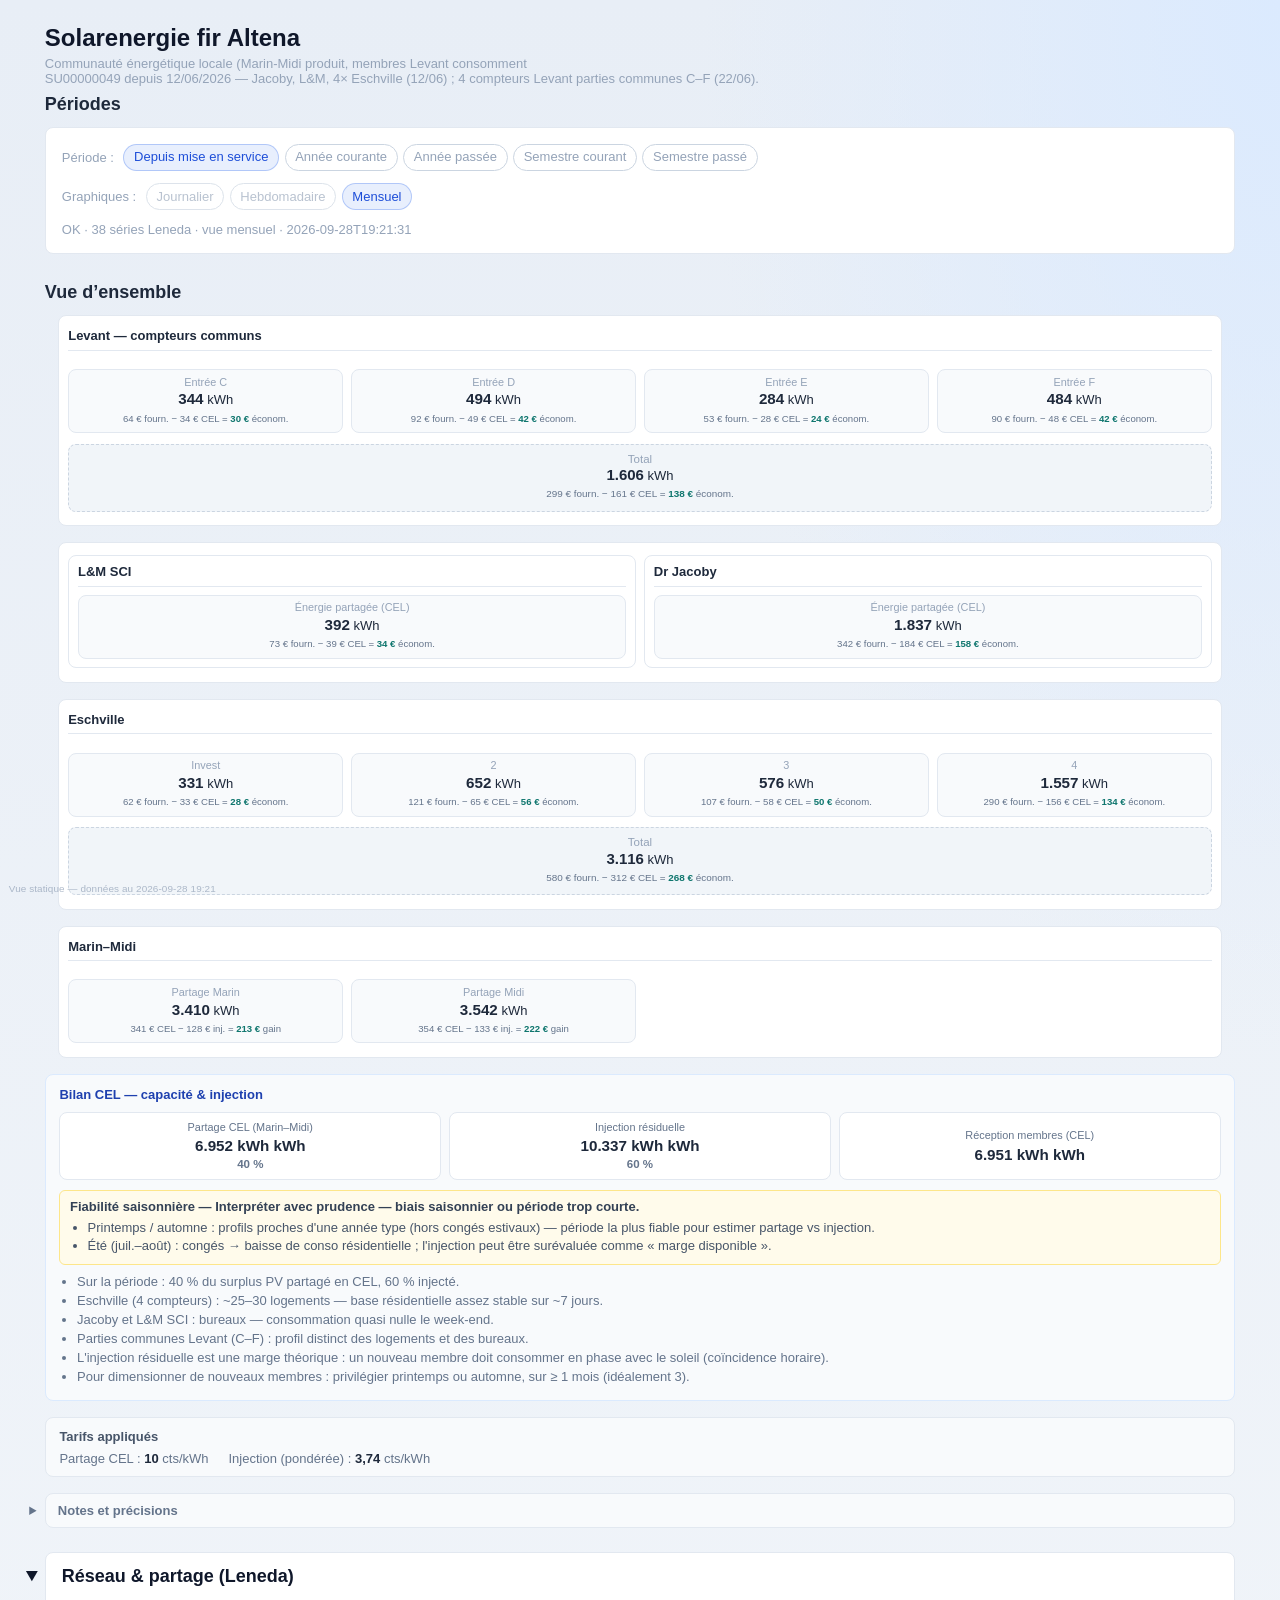
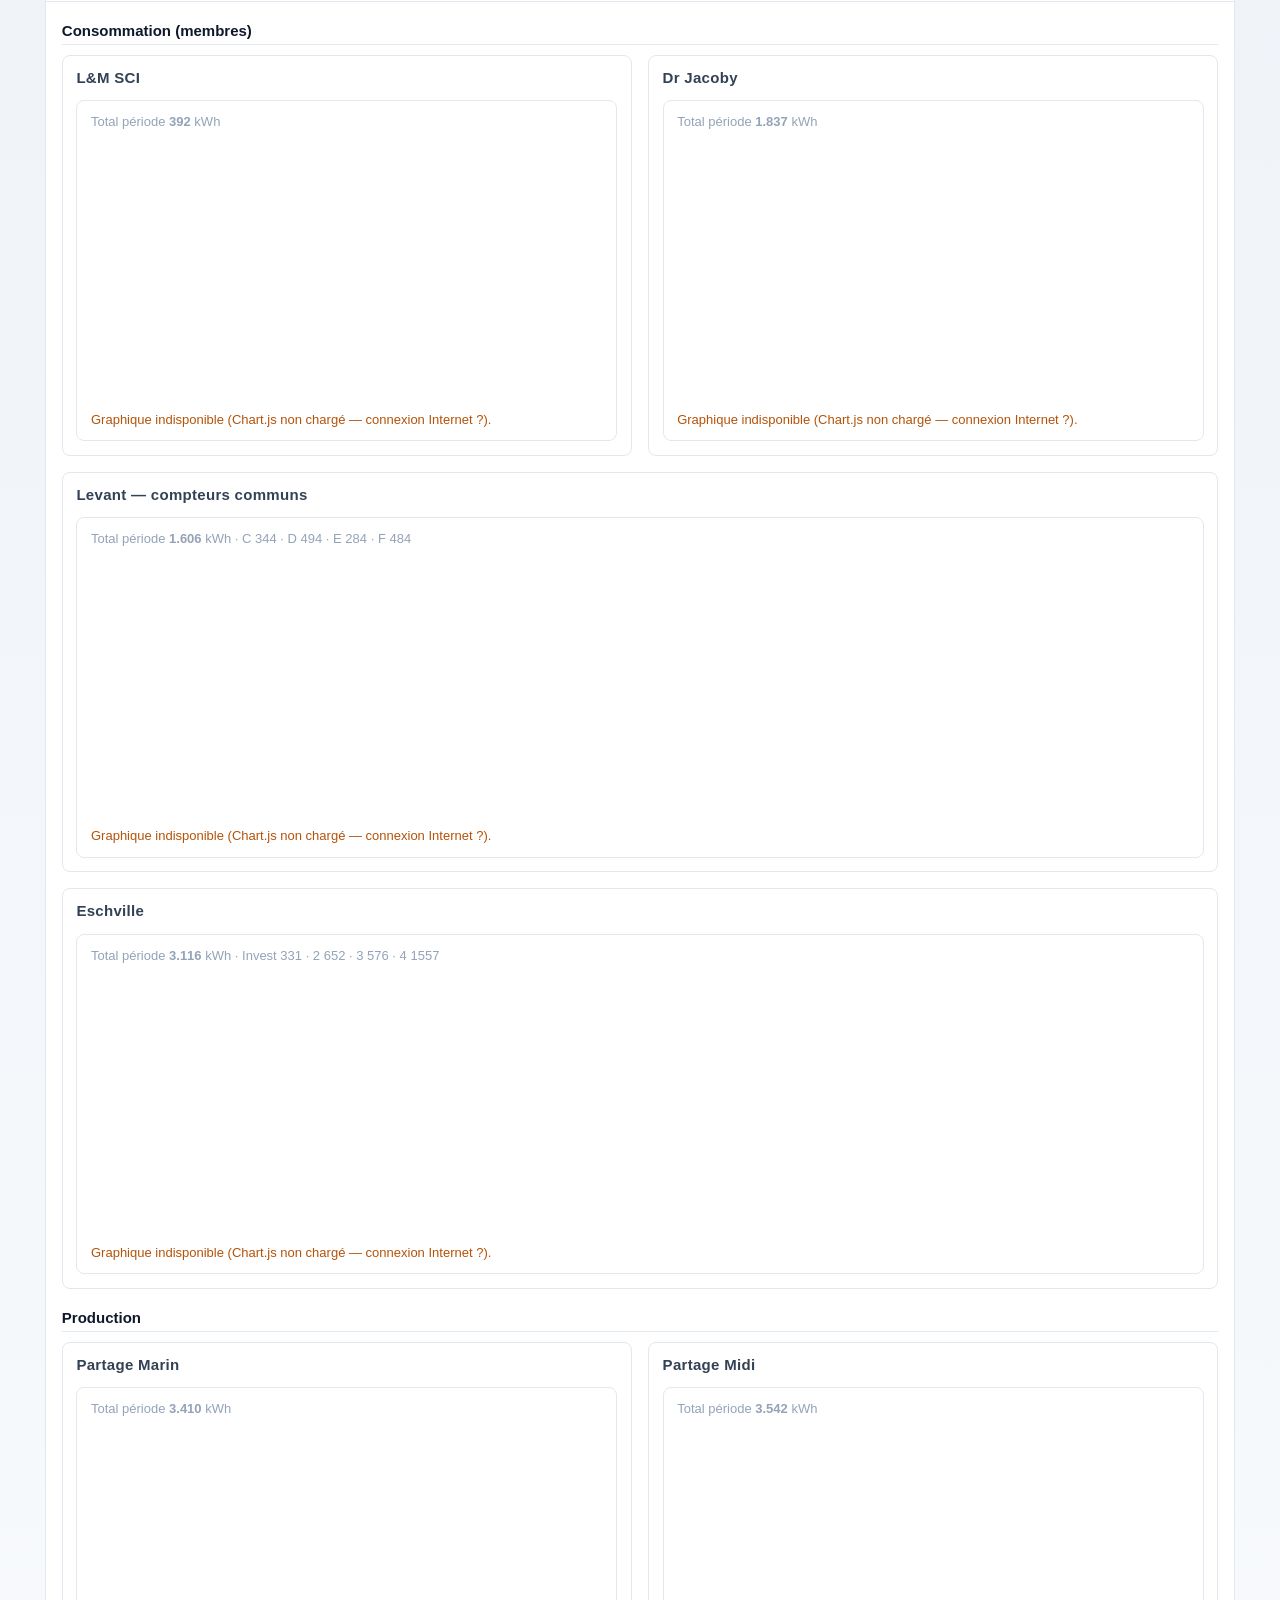
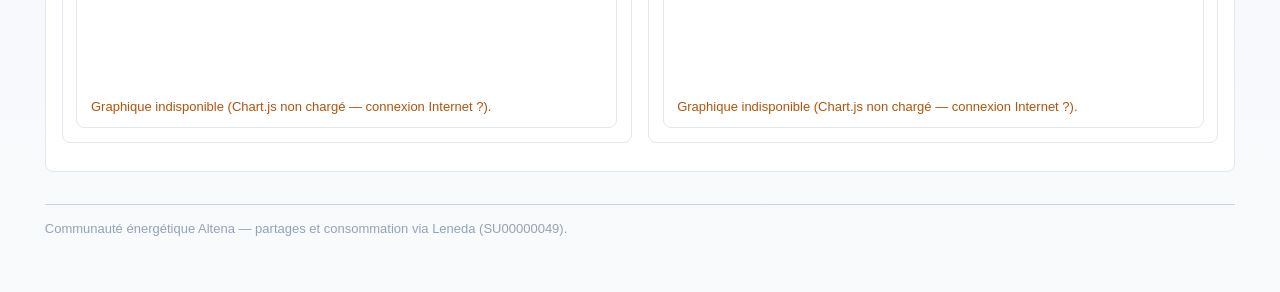
<file: web/index.html>
<!DOCTYPE html>
<html lang="fr">
<head>
  <meta charset="utf-8">
  <meta name="viewport" content="width=device-width, initial-scale=1">
  <title>Solarenergie fir Altena</title>
  <link rel="stylesheet" href="static/style.css?v=18">
  <style>
    header h1 {
      display: block !important;
      margin: 0 0 0.25rem;
      font-size: var(--font-xl, 24px);
    }
    .controls-dates[hidden] {
      display: none !important;
    }
    #data-lag-note {
      display: none !important;
    }
    .app-footer {
      margin-top: 2rem;
      padding-top: 1rem;
      border-top: 1px solid var(--border, #cbd5e1);
    }
    .app-footer .purpose {
      margin: 0 0 0.5rem;
    }
  </style>
</head>
<body>
  <header>
    <h1 id="app-title">Solarenergie fir Altena</h1>
    <p class="subtitle" id="site-label"></p>
    <p class="subtitle operational-note" id="operational-note" hidden></p>
  </header>

  <div id="tab-stats" class="tab-panel active" role="tabpanel">
    <section class="periods-section">
      <h2 class="section-title">Périodes</h2>
      <section class="controls">
        <div class="controls-dates" hidden>
          <label>Du <input type="date" id="start" value=""></label>
          <label>Au <input type="date" id="end" value=""></label>
          <button type="button" id="load-btn">Charger</button>
        </div>
        <p class="data-lag-note" id="data-lag-note" hidden></p>
        <div class="period-presets" role="group" aria-label="Raccourcis de période">
          <span class="granularity-label">Période :</span>
          <button type="button" class="preset-btn" data-preset="since-operational">Depuis mise en service</button>
          <button type="button" class="preset-btn" data-preset="year-current">Année courante</button>
          <button type="button" class="preset-btn" data-preset="year-past">Année passée</button>
          <button type="button" class="preset-btn" data-preset="semester-current">Semestre courant</button>
          <button type="button" class="preset-btn" data-preset="semester-past">Semestre passé</button>
        </div>
        <div class="granularity" role="group" aria-label="Granularité des graphiques">
          <span class="granularity-label">Graphiques :</span>
          <button type="button" class="gran-btn" data-aggregation="Day" title="Période d'au plus 2 mois">Journalier</button>
          <button type="button" class="gran-btn" data-aggregation="Week" title="Période de moins de 5 mois">Hebdomadaire</button>
          <button type="button" class="gran-btn active" data-aggregation="Month">Mensuel</button>
        </div>
        <span id="status" class="status"></span>
      </section>
    </section>

    <section class="overview" id="overview">
      <h2 class="section-title">Vue d’ensemble</h2>
      <div id="overview-groups"><p class="overview-loading">Initialisation…</p></div>
      <aside class="overview-cel-balance" id="overview-cel-balance" hidden>
        <h3 class="overview-cel-balance-title" id="overview-cel-balance-title">Bilan CEL</h3>
        <div class="overview-cel-balance-grid" id="overview-cel-balance-grid"></div>
        <div class="overview-cel-balance-reliability" id="overview-cel-balance-reliability" hidden>
          <p class="overview-cel-balance-reliability-summary" id="overview-cel-balance-reliability-summary"></p>
          <ul class="overview-cel-balance-reliability-details" id="overview-cel-balance-reliability-details"></ul>
        </div>
        <ul class="overview-cel-balance-notes" id="overview-cel-balance-notes"></ul>
      </aside>
      <aside class="overview-rates" id="overview-rates" hidden>
        <h3 class="overview-rates-title">Tarifs appliqués</h3>
        <ul class="overview-rates-list" id="overview-rates-list"></ul>
      </aside>
      <details class="overview-notes" id="overview-notes" hidden>
        <summary>Notes et précisions</summary>
        <div class="overview-notes-body">
          <p class="overview-hint" id="overview-hint" hidden></p>
          <ul class="period-notes" id="overview-period-notes" hidden></ul>
          <p class="overview-formula" id="overview-formula" hidden></p>
        </div>
      </details>
    </section>

    <section id="accounts-status" class="accounts-status" hidden></section>
    <section id="errors" class="errors" hidden></section>

    <details class="panel" id="panel-leneda" open>
      <summary>Réseau &amp; partage (Leneda)</summary>
      <div class="panel-body">
        <h3 class="subsection" id="consumption-subsection">Consommation (membres)</h3>
        <div class="chart-section" id="section-consumption" hidden>
          <div id="consumption-host"></div>
        </div>
        <h3 class="subsection">Production</h3>
        <div class="chart-section" id="section-production" hidden>
          <div id="production-host"></div>
        </div>
      </div>
    </details>

    <details class="panel" id="panel-enphase" hidden>
      <summary>Autoconsommation (calcul local)</summary>
      <div class="panel-body">
        <p class="panel-note" id="enphase-note" hidden></p>
      </div>
    </details>
  </div>

  <div id="tab-amortization" class="tab-panel" role="tabpanel" hidden data-disabled="1">
    <p class="tab-intro">Cumul depuis la mise en service — <strong>non filtré</strong> par les dates de l’onglet Statistiques.</p>
    <p class="amort-subsidy-note" id="amort-subsidy-note" hidden></p>
    <div class="amort-toolbar" id="amort-toolbar">
      <label class="amort-toolbar-label" for="amort-supplier">Fournisseur injection (MW Solar)</label>
      <select id="amort-supplier" class="amort-supplier-select" aria-label="Fournisseur pour le remboursement injection">
        <option value="sudstroum" selected>Sudstroum (90&nbsp;% MW Solar)</option>
        <option value="enovos">Enovos (80&nbsp;% MW Solar)</option>
      </select>
    </div>
    <p class="panel-note" id="amortization-error" hidden></p>
    <p class="tab-status" id="amort-status"></p>
    <div class="amort-overview" id="amort-kpis" hidden></div>
    <div class="amort-chart-wrap" id="amort-chart-wrap" hidden>
      <canvas id="chart-amortization"></canvas>
    </div>
    <details class="panel" id="panel-amort-table" hidden>
      <summary>Tableau mensuel détaillé</summary>
      <div class="panel-body">
        <div class="amort-table-wrap" id="amort-table-wrap">
          <table class="amort-table" id="amort-table">
            <thead>
              <tr>
                <th class="amort-col-period">Période</th>
                <th>Autocons. €</th>
                <th title="Partage AC1 + CEL (surplus après autoconsommation)">Partages €</th>
                <th>Injection €</th>
                <th>Total €</th>
                <th>Cumul €</th>
                <th class="amort-col-rate" title="MW Solar Netztransparenz × coefficient fournisseur">Taux inj.</th>
              </tr>
            </thead>
            <tbody id="amort-table-body"></tbody>
          </table>
        </div>
      </div>
    </details>
    <div class="amort-notes" id="amort-notes" hidden>
      <p class="amort-formula" id="amort-formula" hidden></p>
      <p class="amort-formula amort-priority" id="amort-priority-note" hidden></p>
      <p class="amort-formula" id="amort-pre-leneda" hidden></p>
      <div id="amort-extra-notes"></div>
    </div>
  </div>

  <footer class="app-footer">
    <p class="purpose">Communauté énergétique Altena — partages et consommation via Leneda (SU00000049).</p>
    <p class="app-build-stamp" id="app-build-stamp">Vue statique — mise à jour périodique</p>
  </footer>

  <script src="static/embedded.js" defer></script>
  <script src="static/chart.umd.min.js?v=1" defer onerror="window.__chartFailed=true"></script>
  <script defer>
    const INITIAL_VIEW = 'stats';
    const MAX_END_DATE = null;
    const LAST_AVAILABLE_DATE = null;
    const DATA_LAG = false;
    const AMORTIZATION_ENABLED = false;
    let OPERATIONAL_FROM = '2026-06-12';
    const charts = {};
    let amortChart = null;
    let chartAggregation = 'Month';
    let loadGeneration = 0;
    let loadAbort = null;
    let amortLoadGeneration = 0;
    let amortAbort = null;
    let activePreset = null;
    let amortLoaded = false;
    let amortLoadedSupplier = null;

    const AGG_LABELS = { Day: 'journalier', Week: 'hebdomadaire', Month: 'mensuel' };
    const GRAN_DAY_MAX_DAYS = 62;
    const GRAN_WEEK_MAX_DAYS = 153;
    const GRAN_MONTH_DEFAULT_MIN_DAYS = 122;

    function periodSpanDays(startStr, endStr) {
      if (!startStr || !endStr) return Infinity;
      const start = new Date(`${startStr}T12:00:00`);
      const end = new Date(`${endStr}T12:00:00`);
      if (Number.isNaN(start) || Number.isNaN(end) || end < start) return Infinity;
      return Math.round((end - start) / 86400000) + 1;
    }

    function granularityAllowed(level, spanDays) {
      if (level === 'Day') return spanDays <= GRAN_DAY_MAX_DAYS;
      if (level === 'Week') return spanDays < GRAN_WEEK_MAX_DAYS;
      return true;
    }

    function defaultGranularity(spanDays) {
      if (spanDays >= GRAN_MONTH_DEFAULT_MIN_DAYS) return 'Month';
      if (spanDays > GRAN_DAY_MAX_DAYS) return 'Week';
      return 'Day';
    }

    function syncGranularityButtons(applyDefault = false) {
      const start = document.getElementById('start').value;
      const end = document.getElementById('end').value;
      const span = periodSpanDays(start, end);
      document.querySelectorAll('.gran-btn').forEach(btn => {
        const level = btn.dataset.aggregation;
        btn.hidden = false;
        btn.disabled = !granularityAllowed(level, span);
      });
      if (applyDefault || !granularityAllowed(chartAggregation, span)) {
        setAggregation(defaultGranularity(span));
      }
    }

    function fmtKwh(n) {
      if (n == null || Number.isNaN(Number(n))) return '—';
      return Math.round(Number(n)).toLocaleString('fr-LU');
    }

    function fmtKwhVal(n) {
      const v = fmtKwh(n);
      return v === '—' ? v : `${v}<span class="unit"> kWh</span>`;
    }

    function fmtEurNum(n) {
      if (n == null || Number.isNaN(Number(n))) return '—';
      return Number(n).toLocaleString('fr-LU', { minimumFractionDigits: 0, maximumFractionDigits: 0 });
    }

    function fmtEur(n) {
      const num = fmtEurNum(n);
      return num === '—' ? num : `${num}<span class="unit"> €</span>`;
    }

    /** Chart.js axis ticks — plain text only (no HTML). */
    function fmtEurPlain(n) {
      const num = fmtEurNum(n);
      return num === '—' ? num : `${num} €`;
    }

    function isoDate(d) {
      const y = d.getFullYear();
      const m = String(d.getMonth() + 1).padStart(2, '0');
      const day = String(d.getDate()).padStart(2, '0');
      return `${y}-${m}-${day}`;
    }

    function effectiveMaxEndDate() {
      return MAX_END_DATE || isoDate(new Date());
    }

    function clampEndInput(el) {
      if (!el) return;
      const max = effectiveMaxEndDate();
      el.max = max;
      if (el.value && el.value > max) el.value = max;
    }

    function cappedEndDate(d) {
      const max = effectiveMaxEndDate();
      const val = isoDate(d);
      return val > max ? max : val;
    }

    function applyDataAvailability(avail) {
      if (!avail) return;
      const endEl = document.getElementById('end');
      if (avail.max_end_date) {
        window.MAX_END_DATE = avail.max_end_date;
        clampEndInput(endEl);
      }
      const note = document.getElementById('data-lag-note');
      if (note) {
        if (avail.data_lag && avail.last_available_date) {
          note.textContent = `Données Leneda disponibles jusqu’au ${avail.last_available_date} (publication en retard).`;
          note.hidden = false;
        } else {
          note.textContent = '';
          note.hidden = true;
        }
      }
      if (avail.period_capped && endEl && avail.max_end_date) {
        endEl.value = avail.max_end_date;
      }
    }

    async function refreshDataAvailability(force = false) {
      try {
        const res = await fetch(`api/data-availability${force ? '?refresh=1' : ''}`);
        if (!res.ok) return;
        applyDataAvailability(await res.json());
      } catch (_) { /* ignore */ }
    }

    function getAggregation() {
      return chartAggregation;
    }

    function setAggregation(level) {
      chartAggregation = level;
      document.querySelectorAll('.gran-btn').forEach(btn => {
        btn.classList.toggle('active', btn.dataset.aggregation === level);
      });
    }

    function setActiveTab(tab) {
      const isStats = tab === 'stats';
      document.getElementById('tab-stats').classList.toggle('active', isStats);
      document.getElementById('tab-stats').hidden = !isStats;
      document.getElementById('tab-amortization').classList.toggle('active', !isStats);
      document.getElementById('tab-amortization').hidden = isStats;
      if (!isStats && !amortLoaded) loadAmortization();
    }

    function currentView() {
      if (!AMORTIZATION_ENABLED) return 'stats';
      if (INITIAL_VIEW === 'amort') return 'amort';
      const view = new URLSearchParams(window.location.search).get('view');
      if (view === 'amort') return 'amort';
      if (location.pathname.endsWith('/amort')) return 'amort';
      if (location.hash === '#amort') return 'amort';
      return 'stats';
    }

    function applyRouteFromHash() {
      setActiveTab(currentView() === 'amort' ? 'amort' : 'stats');
    }

    function setStatus(msg, isError) {
      const el = document.getElementById('status');
      el.textContent = msg;
      el.className = 'status' + (isError ? ' error' : '');
    }

    function setAmortStatus(msg, isError) {
      const el = document.getElementById('amort-status');
      el.textContent = msg;
      el.className = 'tab-status' + (isError ? ' error' : '');
    }

    function parseIsoDateLocal(s) {
      if (!s) return null;
      const parts = String(s).slice(0, 10).split('-').map(Number);
      if (parts.length !== 3 || parts.some(n => Number.isNaN(n))) return null;
      return new Date(parts[0], parts[1] - 1, parts[2]);
    }

    function destroyStatCharts() {
      Object.values(charts).forEach(c => {
        try { c.destroy(); } catch (_) { /* noop */ }
      });
      for (const k of Object.keys(charts)) delete charts[k];
      if (typeof Chart === 'undefined') return;
      document.querySelectorAll('#tab-stats .chart-card canvas').forEach(canvas => {
        const existing = Chart.getChart(canvas);
        if (existing) existing.destroy();
      });
    }

    function destroyAmortChart() {
      if (amortChart) {
        amortChart.destroy();
        amortChart = null;
      }
      if (typeof Chart === 'undefined') return;
      const ctx = document.getElementById('chart-amortization');
      if (ctx) {
        const existing = Chart.getChart(ctx);
        if (existing) existing.destroy();
      }
    }

    function clearChartSection(sectionEl) {
      if (!sectionEl) return;
      const host = sectionEl.querySelector('#consumption-host, #production-host');
      if (host) host.innerHTML = '';
      sectionEl.hidden = true;
    }

    function mergeSeriesTimeline(seriesList) {
      const sortKeyByLabel = new Map();
      seriesList.forEach(s => {
        (s.points || []).forEach(p => {
          if (!p.date) return;
          const key = p.bucket_start || p.date;
          const prev = sortKeyByLabel.get(p.date);
          if (!prev || key < prev) sortKeyByLabel.set(p.date, key);
        });
      });
      const rawLabels = Array.from(sortKeyByLabel.keys()).sort((a, b) =>
        String(sortKeyByLabel.get(a)).localeCompare(String(sortKeyByLabel.get(b)))
      );
      const datasets = seriesList.map(s => {
        const byDate = Object.fromEntries((s.points || []).map(p => [p.date, p.value]));
        return {
          series: s,
          values: rawLabels.map(d => byDate[d] ?? null),
        };
      });
      return { rawLabels, datasets };
    }

    function chartGroupTotalKwh(seriesList) {
      return seriesList.reduce((sum, s) => sum + Number(s.total || 0), 0);
    }

    function renderChartGroups(sectionEl, groups, aggregation, hostId) {
      if (!sectionEl) return false;
      clearChartSection(sectionEl);
      if (!groups || !groups.length) return false;

      const host = sectionEl.querySelector(hostId);
      if (!host) return false;

      let any = false;
      groups.forEach(group => {
        if (!group.series || !group.series.length) return;
        const block = document.createElement('div');
        block.className = 'chart-roof-block';
        if (group.layout === 'wide') {
          block.classList.add('chart-roof-block-wide');
        } else if (group.layout === 'half') {
          block.classList.add('chart-roof-block-half');
        }
        const title = document.createElement('h4');
        title.className = 'chart-roof-title';
        title.textContent = group.title;
        const grid = document.createElement('div');
        grid.className = 'chart-grid chart-grid-single';
        grid.dataset.section = hostId === '#production-host' ? 'production' : 'consumption';
        block.appendChild(title);
        block.appendChild(grid);
        host.appendChild(block);
        makeGroupChartCard(grid, group, aggregation);
        any = true;
      });
      sectionEl.hidden = !any;
      return any;
    }

    function makeGroupChartCard(container, group, aggregation) {
      const seriesList = group.series || [];
      const chartId = group.id || 'chart-group';
      const { rawLabels, datasets } = mergeSeriesTimeline(seriesList);
      const labels = rawLabels.map(l => formatXLabel(l, aggregation));
      const xScale = buildXScale(labels, aggregation);
      const multi = Boolean(group.multi) && seriesList.length > 1;
      const useGroupedBar = multi && seriesList.length >= 3;
      const totalKwh = chartGroupTotalKwh(seriesList);

      const card = document.createElement('article');
      card.className = 'chart-card chart-card-group';
      if (xScale.plan.rotation >= 45) card.classList.add('chart-tilted-x');
      if (xScale.plan.rotation >= 90) card.classList.add('chart-dense-x');
      if (multi) card.classList.add('chart-card-multi');
      const wrapClass = multi ? 'chart-canvas-wrap chart-canvas-wrap-multi' : 'chart-canvas-wrap';
      const breakdown = group.meta_breakdown
        ? ` · ${escapeHtml(group.meta_breakdown)}`
        : '';
      card.innerHTML = `
        <p class="meta">Total période <strong>${fmtKwh(totalKwh)}</strong> kWh${breakdown}</p>
        <div class="${wrapClass}">
          <canvas id="chart-${chartId}"></canvas>
        </div>
      `;
      container.appendChild(card);

      if (typeof Chart === 'undefined') {
        const note = document.createElement('p');
        note.className = 'panel-note';
        note.textContent = 'Graphique indisponible (Chart.js non chargé — connexion Internet ?).';
        card.appendChild(note);
        return;
      }

      const ctx = document.getElementById(`chart-${chartId}`);
      const existing = Chart.getChart(ctx);
      if (existing) existing.destroy();

      const chartDatasets = datasets.map(({ series, values }) => {
        const label = series.chart_label || series.label || series.id;
        if (multi && useGroupedBar) {
          return {
            label,
            data: values,
            backgroundColor: series.color + 'cc',
            borderColor: series.color,
            borderWidth: 1,
            borderRadius: 2,
          };
        }
        if (multi) {
          return {
            label,
            data: values,
            borderColor: series.color,
            backgroundColor: series.color + '33',
            borderWidth: 2,
            pointRadius: 2,
            pointHoverRadius: 4,
            tension: 0.2,
            spanGaps: true,
          };
        }
        const byDate = Object.fromEntries((series.points || []).map(p => [p.date, p]));
        return {
          label,
          data: values,
          backgroundColor: rawLabels.map(d => {
            const p = byDate[d];
            if (!p) return series.color + '20';
            if (p.derived) return series.color + '99';
            if (p.empty) return series.color + '40';
            return series.color;
          }),
          borderRadius: 4,
        };
      });

      charts[chartId] = new Chart(ctx, {
        type: useGroupedBar ? 'bar' : (multi ? 'line' : 'bar'),
        data: { labels, datasets: chartDatasets },
        options: {
          responsive: true,
          maintainAspectRatio: false,
          layout: { padding: { bottom: xScale.plan.bottomPad } },
          plugins: {
            legend: {
              display: multi,
              position: 'bottom',
              labels: {
                boxWidth: 10,
                padding: 10,
                font: { size: 11 },
              },
            },
            tooltip: {
              callbacks: {
                title(items) {
                  const i = items[0] && items[0].dataIndex;
                  return (i != null && rawLabels[i]) ? rawLabels[i] : (items[0] && items[0].label) || '';
                },
              },
            },
          },
          scales: {
            x: {
              ticks: xScale.ticks,
              grid: { display: false },
            },
            y: {
              beginAtZero: true,
              title: { display: true, text: 'kWh' },
              ticks: { callback: v => fmtKwh(v) },
            },
          },
        },
      });
    }

    function clearStatChartAreas() {
      destroyStatCharts();
      clearChartSection(document.getElementById('section-consumption'));
      clearChartSection(document.getElementById('section-production'));
      const consSub = document.getElementById('consumption-subsection');
      if (consSub) consSub.hidden = false;
      const panelEnphase = document.getElementById('panel-enphase');
      if (panelEnphase) panelEnphase.hidden = true;
    }

    function setLoading(loading) {
      const btn = document.getElementById('load-btn');
      btn.disabled = loading;
      btn.setAttribute('aria-busy', loading ? 'true' : 'false');
      if (loading) {
        document.querySelectorAll('.gran-btn, .preset-btn').forEach(b => { b.disabled = true; });
      } else {
        document.querySelectorAll('.preset-btn').forEach(b => { b.disabled = false; });
        syncGranularityButtons(false);
      }
    }

    function setPresetActive(preset) {
      activePreset = preset;
      document.querySelectorAll('.preset-btn').forEach(btn => {
        btn.classList.toggle('active', btn.dataset.preset === preset);
      });
    }

    function applyPeriodPreset(preset) {
      const today = new Date();
      const y = today.getFullYear();
      const m = today.getMonth();
      let start;
      let end;

      switch (preset) {
        case 'year-current':
          start = new Date(y, 0, 1);
          end = new Date(cappedEndDate(today) + 'T12:00:00');
          break;
        case 'year-past':
          start = new Date(y - 1, 0, 1);
          end = new Date(y - 1, 11, 31);
          break;
        case 'semester-current':
          if (m < 6) {
            start = new Date(y, 0, 1);
            end = new Date(cappedEndDate(today) + 'T12:00:00');
          } else {
            start = new Date(y, 6, 1);
            end = new Date(cappedEndDate(today) + 'T12:00:00');
          }
          break;
        case 'semester-past':
          if (m < 6) {
            start = new Date(y - 1, 6, 1);
            end = new Date(y - 1, 11, 31);
          } else {
            start = new Date(y, 0, 1);
            end = new Date(y, 5, 30);
          }
          break;
        case 'since-operational': {
          const op = parseIsoDateLocal(OPERATIONAL_FROM);
          if (!op) {
            setStatus('Date de mise en service invalide dans config.json', true);
            return;
          }
          start = op;
          end = new Date(cappedEndDate(today) + 'T12:00:00');
          break;
        }
        default:
          return;
      }

      document.getElementById('start').value = isoDate(start);
      document.getElementById('end').value = isoDate(end);
      clampEndInput(document.getElementById('end'));
      setPresetActive(preset);
      syncGranularityButtons(true);
      loadStats();
    }

    const MONTH_FR_SHORT = [
      'janv.', 'févr.', 'mars', 'avr.', 'mai', 'juin',
      'juil.', 'août', 'sept.', 'oct.', 'nov.', 'déc.',
    ];

    function formatXLabel(label, aggregation) {
      const s = String(label);
      const ym = /^(\d{4})-(\d{2})$/.exec(s);
      if (aggregation === 'Month' && ym) {
        const mi = parseInt(ym[2], 10) - 1;
        if (mi >= 0 && mi < 12) {
          return `${MONTH_FR_SHORT[mi]} ${ym[1].slice(2)}`;
        }
      }
      if (aggregation === 'Week' && /^\d{4}-\d{2}-\d{2}/.test(s)) {
        return s.slice(5, 10);
      }
      return s;
    }

    function planXAxis(labels, aggregation) {
      const n = labels.length;
      if (n === 0) return { rotation: 0, showEvery: 1, bottomPad: 4, n: 0 };

      const TARGET_TICKS = 12;
      const maxLen = Math.max(...labels.map(l => String(l).length), 1);

      if (aggregation === 'Month') {
        const rotation = n >= 2 ? 45 : 0;
        const showEvery = n > 14 ? Math.ceil(n / TARGET_TICKS) : 1;
        return {
          rotation,
          showEvery,
          bottomPad: rotation ? 36 : 10,
          n,
        };
      }

      if (aggregation === 'Week') {
        const rotation = n > 4 ? 45 : 0;
        const showEvery = n > TARGET_TICKS ? Math.ceil(n / TARGET_TICKS) : 1;
        return {
          rotation,
          showEvery,
          bottomPad: rotation ? 32 : 8,
          n,
        };
      }

      const slotBudget = 36;
      const cost0 = n * maxLen * 0.55;
      const cost45 = n * maxLen * 0.38;
      let rotation = 0;
      if (cost0 <= slotBudget && n <= 5) rotation = 0;
      else if (cost45 <= slotBudget * 2.5 || n <= 24) rotation = 45;
      else rotation = 90;
      let showEvery = 1;
      if (n > TARGET_TICKS) showEvery = Math.ceil(n / TARGET_TICKS);
      if (rotation === 90 && showEvery < 2 && n > 18) showEvery = 2;
      const bottomPad = rotation === 90 ? 52 : rotation === 45 ? 36 : 8;
      return { rotation, showEvery, bottomPad, n };
    }

    function buildXScale(labels, aggregation) {
      const plan = planXAxis(labels, aggregation);
      return {
        plan,
        ticks: {
          maxRotation: plan.rotation,
          minRotation: plan.rotation,
          autoSkip: false,
          maxTicksLimit: plan.n,
          callback(_value, index) {
            if (index >= labels.length) return '';
            if (index % plan.showEvery !== 0) return '';
            return labels[index];
          },
        },
      };
    }

    function escapeHtml(text) {
      return String(text)
        .replace(/&/g, '&amp;')
        .replace(/</g, '&lt;')
        .replace(/>/g, '&gt;')
        .replace(/"/g, '&quot;');
    }

    function renderAmortization(am) {
      const errEl = document.getElementById('amortization-error');
      const kpiEl = document.getElementById('amort-kpis');
      const wrap = document.getElementById('amort-chart-wrap');
      const tablePanel = document.getElementById('panel-amort-table');
      const notesEl = document.getElementById('amort-notes');
      const tbody = document.getElementById('amort-table-body');
      const prio = document.getElementById('amort-priority-note');
      const preLenedaEl = document.getElementById('amort-pre-leneda');
      const extraNotesEl = document.getElementById('amort-extra-notes');
      if (prio) prio.hidden = true;
      if (preLenedaEl) preLenedaEl.hidden = true;
      if (extraNotesEl) extraNotesEl.innerHTML = '';

      if (!am || !am.enabled) {
        errEl.hidden = true;
        kpiEl.hidden = true;
        wrap.hidden = true;
        if (tablePanel) tablePanel.hidden = true;
        if (notesEl) notesEl.hidden = true;
        return;
      }
      if (am.error) {
        errEl.textContent = am.error;
        errEl.hidden = false;
        kpiEl.hidden = true;
        wrap.hidden = true;
        if (tablePanel) tablePanel.hidden = true;
        if (notesEl) notesEl.hidden = true;
        return;
      }
      errEl.hidden = true;

      const L = am.ui_labels || {};
      const pre = am.pre_leneda || {};
      const recoveredPct = Math.round(am.recovered_pct || 0);
      const paybackSub = am.payback_reached
        ? 'Objectif atteint'
        : (am.payback_year_estimate
          ? `Récupération ~${am.payback_year_estimate}`
          : 'Horizon en cours');

      kpiEl.innerHTML = '';
      const block = document.createElement('div');
      block.className = 'amort-overview-block';

      block.appendChild(buildAmortEquationRow(
        [
          {
            label: L.investment_net || 'Investissement net',
            value: am.capex_net_eur,
          },
          {
            label: 'Bénéfice cumulé',
            labelLine2: 'Marin-Midi',
            value: am.total_benefit_eur,
            emphasis: true,
            pct: recoveredPct,
          },
          {
            label: L.remaining || 'Reste à récupérer',
            value: am.remaining_eur,
            sub: paybackSub,
          },
        ],
        ['=', '+'],
        'amort-equation-main',
      ));

      const progress = document.createElement('div');
      progress.className = 'amort-progress';
      progress.title = `${L.recovered_pct || 'Part récupérée'} : ${recoveredPct} %`;
      const bar = document.createElement('div');
      bar.className = 'amort-progress-bar';
      const fill = document.createElement('div');
      fill.className = 'amort-progress-fill';
      fill.style.width = `${Math.min(100, Math.max(0, recoveredPct))}%`;
      bar.appendChild(fill);
      progress.appendChild(bar);
      const progressLabel = document.createElement('span');
      progressLabel.className = 'amort-progress-label';
      progressLabel.textContent = am.payback_reached
        ? `${recoveredPct} % récupéré — investissement net amorti`
        : `${recoveredPct} % récupéré${am.payback_year_estimate ? ` — objectif ~${am.payback_year_estimate}` : ''}`;
      progress.appendChild(progressLabel);
      block.appendChild(progress);

      kpiEl.appendChild(block);
      kpiEl.hidden = false;

      const simEl = document.getElementById('amort-subsidy-note');
      const sim = am.subsidy_simulation;
      if (simEl && sim) {
        const pct = Math.round((sim.total_subsidy_pct || 0) * 1000) / 10;
        simEl.innerHTML =
          `Investissement brut ${fmtEur(am.capex_gross_eur)} (2 × ${fmtEur(sim.per_installation_gross_eur)}) — `
          + `subventions simulées ${pct} % (${fmtEur(am.subsidy_eur)}) — net ${fmtEur(am.capex_net_eur)}. `
          + escapeHtml(sim.note || '');
        simEl.hidden = false;
      } else if (simEl) {
        simEl.hidden = true;
      }
      const inj = am.injection || {};
      const supplierSel = document.getElementById('amort-supplier');
      if (supplierSel && inj.supplier_id) {
        supplierSel.value = inj.supplier_id;
      }

      if (am.chart && am.chart.labels && am.chart.labels.length) {
        wrap.hidden = false;
        destroyAmortChart();
        const ctx = document.getElementById('chart-amortization');
        const investLine = am.chart.capex_net_eur;
        const investLabel = (am.ui_labels && am.ui_labels.chart_investment_line)
          || 'Investissement net';
        amortChart = new Chart(ctx, {
          type: 'line',
          data: {
            labels: am.chart.labels,
            datasets: [
              {
                label: 'Bénéfice cumulé',
                data: am.chart.cumulative_eur,
                borderColor: '#0d9488',
                backgroundColor: '#0d948820',
                fill: true,
                tension: 0.15,
              },
              {
                label: investLabel,
                data: am.chart.labels.map(() => investLine),
                borderColor: '#dc2626',
                borderDash: [6, 4],
                pointRadius: 0,
                fill: false,
              },
            ],
          },
          options: {
            responsive: true,
            maintainAspectRatio: false,
            plugins: { legend: { display: true, position: 'bottom' } },
            scales: {
              y: {
                beginAtZero: true,
                title: { display: true, text: '€' },
                ticks: { callback: v => fmtEurPlain(v) },
              },
            },
          },
        });
      } else {
        wrap.hidden = true;
      }

      tbody.innerHTML = '';

      function fmtInjRate(row) {
        if (row == null || row.injection_eur_per_kwh == null) return '—';
        const eur = Number(row.injection_eur_per_kwh);
        if (row.mw_solar_ct_per_kwh != null) {
          return `${Number(row.mw_solar_ct_per_kwh).toFixed(2)} ct → ${eur.toFixed(3)} €`;
        }
        return `${eur.toFixed(3)} €*`;
      }

      if (pre.period_label && Number(pre.total_eur) > 0) {
        const preCumul = (am.chart && am.chart.cumulative_eur && am.chart.cumulative_eur[0]) != null
          ? am.chart.cumulative_eur[0]
          : pre.total_eur;
        const tr = document.createElement('tr');
        tr.className = 'amort-row-pre';
        tr.innerHTML = `
          <td class="amort-col-period">${pre.period_label}</td>
          <td>${fmtEur(pre.autoconsumption_eur)}</td>
          <td class="amort-muted">—</td>
          <td>${fmtEur(pre.injection_eur)}</td>
          <td>${fmtEur(pre.total_eur)}</td>
          <td>${fmtEur(preCumul)}</td>
          <td class="amort-col-rate amort-muted">tableur</td>`;
        tbody.appendChild(tr);
      }

      (am.monthly || []).forEach(row => {
        let cumul = null;
        if (am.chart && am.chart.labels) {
          const idx = am.chart.labels.indexOf(row.label);
          if (idx >= 0) cumul = am.chart.cumulative_eur[idx];
        }
        const tr = document.createElement('tr');
        tr.innerHTML = `
          <td class="amort-col-period">${row.label}</td>
          <td>${fmtEur(row.autoconsumption_eur)}</td>
          <td>${fmtEur(row.community_eur)}</td>
          <td>${fmtEur(row.export_eur)}</td>
          <td>${fmtEur(row.total_eur)}</td>
          <td>${cumul != null ? fmtEur(cumul) : '—'}</td>
          <td class="amort-col-rate">${fmtInjRate(row)}</td>`;
        tbody.appendChild(tr);
      });

      const hasRows = tbody.children.length > 0;
      if (tablePanel) tablePanel.hidden = !hasRows;

      const formulaEl = document.getElementById('amort-formula');
      if (formulaEl) {
        formulaEl.textContent = am.formula || '';
        formulaEl.hidden = !am.formula;
      }
      if (am.energy_priority_note && prio) {
        prio.textContent = am.energy_priority_note;
        prio.hidden = false;
      }
      if (preLenedaEl && am.pre_leneda_formula) {
        preLenedaEl.textContent = am.pre_leneda_formula;
        preLenedaEl.hidden = false;
      }
      if (extraNotesEl) {
        if (hasRows && (am.injection && (am.injection.mwsolar_months_missing || []).length)) {
          const note = document.createElement('p');
          note.className = 'amort-formula';
          const fb = Number(am.injection.injection_fallback_eur_per_kwh || 0).toFixed(3);
          note.textContent = `* Taux de repli (${fb} €/kWh) — MW Solar pas encore en cache pour ce mois.`;
          extraNotesEl.appendChild(note);
        }
      }
      if (notesEl) {
        const hasNotes = (formulaEl && !formulaEl.hidden)
          || (prio && !prio.hidden)
          || (preLenedaEl && !preLenedaEl.hidden)
          || (extraNotesEl && extraNotesEl.children.length > 0);
        notesEl.hidden = !hasNotes;
      }
    }

    function formatOverviewEurHtml(item) {
      const small = Boolean(item.small);
      if (item.eur_mode === 'member_cel') {
        const sup = item.supplier_equiv_eur;
        const cel = item.cel_due_eur;
        const save = item.savings_eur;
        if (sup == null && cel == null && save == null) return '';
        if (small) {
          if (sup != null && cel != null && save != null) {
            return `<div class="summary-eur-split summary-eur-split-compact">
              <span class="summary-eur-equation">${fmtEurNum(sup)} € fourn. − ${fmtEurNum(cel)} € CEL = <strong class="summary-eur-avoided">${fmtEurNum(save)} €</strong> économ.</span>
            </div>`;
          }
          if (save != null) {
            return `<div class="summary-eur-split summary-eur-split-compact">
              <span class="summary-eur-avoided">${fmtEurNum(save)} € économ.</span>
            </div>`;
          }
          return '';
        }
        if (sup != null && cel != null && save != null) {
          return `<div class="summary-eur-split">
            <span class="summary-eur-line summary-eur-equation">
              ${fmtEurNum(sup)} € fournisseur − ${fmtEurNum(cel)} € CEL =
              <strong class="summary-eur-avoided">${fmtEurNum(save)} €</strong> économ.
            </span>
          </div>`;
        }
        return '';
      }
      if (item.eur_mode === 'producer_share') {
        const cel = item.cel_due_eur;
        const inj = item.injection_equiv_eur;
        const gain = item.gain_eur;
        if (cel == null && inj == null && gain == null) return '';
        if (small) {
          if (cel != null && inj != null && gain != null) {
            return `<div class="summary-eur-split summary-eur-split-compact">
              <span class="summary-eur-equation">${fmtEurNum(cel)} € CEL − ${fmtEurNum(inj)} € inj. = <strong class="summary-eur-gain">${fmtEurNum(gain)} €</strong> gain</span>
            </div>`;
          }
          return '';
        }
        if (cel != null && inj != null && gain != null) {
          return `<div class="summary-eur-split">
            <span class="summary-eur-line summary-eur-equation">
              ${fmtEurNum(cel)} € CEL − ${fmtEurNum(inj)} € inj. =
              <strong class="summary-eur-gain">${fmtEurNum(gain)} €</strong> gain
            </span>
          </div>`;
        }
        return '';
      }
      if (item.eur != null) {
        const label = item.eur_label
          ? `<span class="summary-eur-label">${escapeHtml(item.eur_label)}</span>`
          : '';
        return `<span class="summary-eur">${label}${fmtEur(item.eur)}</span>`;
      }
      return '';
    }

    function makeOverviewCard(item) {
      const card = document.createElement('div');
      const small = Boolean(item.small);
      card.className = 'summary-card' + (small ? ' summary-card-sm' : '');
      if (item.computed) {
        card.classList.add('summary-card-computed');
        card.title = 'Somme calculée (Marin + Midi)';
      }
      const pct = item.pct != null
        ? `<span class="summary-pct">${item.pct} %</span>`
        : '';
      const eurHtml = formatOverviewEurHtml(item);
      card.innerHTML = `
        <span class="summary-label">${escapeHtml(item.label)}</span>
        <span class="summary-value">${fmtKwhVal(item.total)}</span>
        ${eurHtml}
        ${pct}`;
      return card;
    }

    function makeAmortCard(item) {
      const card = document.createElement('div');
      card.className = 'summary-card amort-card' + (item.small ? ' amort-card-sm' : '');
      if (item.emphasis) card.classList.add('amort-card-emphasis');
      let extra = '';
      if (item.sub) {
        extra += `<span class="summary-extra amort-card-sub">${item.sub}</span>`;
      }
      if (item.pct != null) {
        extra += `<span class="summary-pct">${item.pct} %</span>`;
      }
      const labelHtml = item.labelLine2
        ? `${escapeHtml(item.label)}<br><span class="amort-card-label-sub">${escapeHtml(item.labelLine2)}</span>`
        : escapeHtml(item.label);
      card.innerHTML = `
        <span class="summary-label">${labelHtml}</span>
        <span class="summary-value">${fmtEur(item.value)}</span>
        ${extra}`;
      return card;
    }

    function buildAmortEquationRow(items, operators, rowClass) {
      const row = document.createElement('div');
      row.className = 'equation-row' + (rowClass ? ` ${rowClass}` : '');
      items.forEach((item, i) => {
        if (i > 0) {
          const op = document.createElement('span');
          op.className = 'eq-op' + (item.small ? ' eq-op-sm' : '');
          op.textContent = operators[i - 1] || '+';
          row.appendChild(op);
        }
        row.appendChild(makeAmortCard(item));
      });
      return row;
    }

    function buildEquationRow(rowDef, cards) {
      const byId = Object.fromEntries(cards.map(c => [c.id, c]));
      const row = document.createElement('div');
      row.className = 'equation-row';
      (rowDef.ids || []).forEach((id, i) => {
        const t = byId[id];
        if (!t) return;
        if (i > 0) {
          const op = document.createElement('span');
          op.className = 'eq-op';
          op.textContent = rowDef.operators[i - 1] || '+';
          row.appendChild(op);
        }
        row.appendChild(makeOverviewCard(t));
      });
      return row;
    }

    function renderAccountsStatus(lenedaAccounts) {
      const el = document.getElementById('accounts-status');
      const parts = [];
      if (lenedaAccounts) {
        Object.entries(lenedaAccounts).forEach(([id, st]) => {
          if (id.startsWith('_')) return;
          parts.push(
            st.configured
              ? `Leneda ${id} : OK`
              : `Leneda ${id} : ${st.error || 'non configuré'}`
          );
        });
      }
      const missing = parts.some(p => p.includes('non configuré') || p.includes('Compléter'));
      if (!parts.length) {
        el.hidden = true;
        return;
      }
      el.innerHTML = '<p><strong>Accès :</strong> ' + parts.join(' · ') + '</p>';
      el.className = missing ? 'accounts-status accounts-status-warn' : 'accounts-status';
      el.hidden = false;
    }

    function fmtCt(n) {
      if (n == null || Number.isNaN(Number(n))) return '—';
      return Number(n).toLocaleString('fr-LU', {
        minimumFractionDigits: 0,
        maximumFractionDigits: 2,
      });
    }

    function renderCelBalance(celBalance) {
      const box = document.getElementById('overview-cel-balance');
      const grid = document.getElementById('overview-cel-balance-grid');
      const notesEl = document.getElementById('overview-cel-balance-notes');
      const relBox = document.getElementById('overview-cel-balance-reliability');
      const relSummary = document.getElementById('overview-cel-balance-reliability-summary');
      const relDetails = document.getElementById('overview-cel-balance-reliability-details');
      const titleEl = document.getElementById('overview-cel-balance-title');
      if (!box || !grid || !notesEl) return;

      if (!celBalance || !celBalance.metrics || !celBalance.metrics.length) {
        box.hidden = true;
        grid.innerHTML = '';
        notesEl.innerHTML = '';
        if (relBox) relBox.hidden = true;
        return;
      }

      if (titleEl && celBalance.title) {
        titleEl.textContent = celBalance.title;
      }

      grid.innerHTML = '';
      celBalance.metrics.forEach(metric => {
        const card = document.createElement('div');
        card.className = 'overview-cel-balance-metric';
        if (metric.hint) card.title = metric.hint;
        const valueHtml = metric.kwh != null
          ? `${fmtKwhVal(metric.kwh)} kWh`
          : '—';
        const pctHtml = metric.share_pct != null
          ? `<span class="overview-cel-balance-pct">${metric.share_pct} %</span>`
          : '';
        card.innerHTML = `
          <span class="overview-cel-balance-label">${escapeHtml(metric.label)}</span>
          <span class="overview-cel-balance-value">${valueHtml}</span>
          ${pctHtml}`;
        grid.appendChild(card);
      });

      notesEl.innerHTML = '';
      (celBalance.notes || []).forEach(note => {
        const li = document.createElement('li');
        li.textContent = note;
        notesEl.appendChild(li);
      });

      if (relBox && relSummary && relDetails) {
        const rel = celBalance.reliability;
        if (rel && (rel.summary || (rel.details && rel.details.length))) {
          relBox.hidden = false;
          relBox.className = 'overview-cel-balance-reliability'
            + (rel.level ? ` overview-cel-balance-reliability--${rel.level}` : '');
          relSummary.textContent = rel.title
            ? `${rel.title} — ${rel.summary || ''}`
            : (rel.summary || '');
          relDetails.innerHTML = '';
          (rel.details || []).forEach(line => {
            const li = document.createElement('li');
            li.textContent = line;
            relDetails.appendChild(li);
          });
        } else {
          relBox.hidden = true;
        }
      }

      box.hidden = false;
    }

    function renderAppliedRates(rates) {
      const box = document.getElementById('overview-rates');
      const list = document.getElementById('overview-rates-list');
      if (!box || !list) return;
      if (!rates) {
        box.hidden = true;
        list.innerHTML = '';
        return;
      }
      const items = [];
      if (rates.cel_ct_per_kwh != null) {
        items.push(
          `<li>${escapeHtml(rates.cel_label || 'Partage CEL')} : `
          + `<strong>${fmtCt(rates.cel_ct_per_kwh)}</strong> cts/kWh</li>`
        );
      }
      if (rates.injection_ct_per_kwh != null) {
        items.push(
          `<li>${escapeHtml(rates.injection_label || 'Injection')} : `
          + `<strong>${fmtCt(rates.injection_ct_per_kwh)}</strong> cts/kWh</li>`
        );
      }
      if (!items.length) {
        box.hidden = true;
        list.innerHTML = '';
        return;
      }
      list.innerHTML = items.join('');
      box.hidden = false;
    }

    function showOverviewLoading(message) {
      const root = document.getElementById('overview-groups');
      const ov = document.getElementById('overview');
      ov.hidden = false;
      renderAppliedRates(null);
      renderCelBalance(null);
      document.getElementById('overview-hint').hidden = true;
      document.getElementById('overview-period-notes').hidden = true;
      document.getElementById('overview-formula').hidden = true;
      const notesWrap = document.getElementById('overview-notes');
      if (notesWrap) notesWrap.hidden = true;
      root.innerHTML = `<p class="overview-loading">${escapeHtml(message)}</p>`;
    }

    function renderOverview(overview) {
      const root = document.getElementById('overview-groups');
      root.innerHTML = '';
      if (!overview || !overview.groups || !overview.groups.length) {
        document.getElementById('overview').hidden = true;
        renderCelBalance(null);
        renderAppliedRates(null);
        return;
      }

      overview.groups.forEach(group => {
        const block = document.createElement('div');
        block.className = 'overview-block';
        if (group.id) block.dataset.groupId = group.id;
        const layout = group.layout || 'equation';

        if (layout === 'pair_row' && group.blocks && group.blocks.length) {
          block.classList.add('overview-block-pair');
          const row = document.createElement('div');
          row.className = 'overview-pair-row';
          group.blocks.forEach(sub => {
            const subBlock = document.createElement('div');
            subBlock.className = 'overview-block-half';
            if (sub.title) {
              const subTitle = document.createElement('h3');
              subTitle.className = 'overview-block-title';
              subTitle.textContent = sub.title;
              subBlock.appendChild(subTitle);
            }
            const cardRow = document.createElement('div');
            cardRow.className = 'overview-simple-row';
            (sub.cards || []).forEach(c => cardRow.appendChild(makeOverviewCard(c)));
            subBlock.appendChild(cardRow);
            row.appendChild(subBlock);
          });
          block.appendChild(row);
        } else {
          if (group.title) {
            const title = document.createElement('h3');
            title.className = 'overview-block-title';
            title.textContent = group.title;
            block.appendChild(title);
          }
          if (group.cards && group.cards.length) {
            if (layout === 'production_compact' || layout === 'compact_grid' || layout === 'simple') {
              const row = document.createElement('div');
              if (layout === 'production_compact') {
                row.className = 'overview-production-compact';
              } else {
                row.className = layout === 'compact_grid'
                  ? 'overview-compact-grid'
                  : 'overview-simple-row';
              }
              group.cards.forEach(c => row.appendChild(makeOverviewCard(c)));
              block.appendChild(row);
              if (group.footer_cards && group.footer_cards.length) {
                const footer = document.createElement('div');
                footer.className = 'overview-compact-footer';
                group.footer_cards.forEach(c => footer.appendChild(makeOverviewCard(c)));
                block.appendChild(footer);
              }
            } else if (group.equation) {
              block.appendChild(buildEquationRow(group.equation, group.cards));
            } else {
              const row = document.createElement('div');
              row.className = 'equation-row';
              group.cards.forEach(c => row.appendChild(makeOverviewCard(c)));
              block.appendChild(row);
            }
          }
        }
        root.appendChild(block);
      });

      const hintEl = document.getElementById('overview-hint');
      if (overview.hint) {
        hintEl.textContent = overview.hint;
        hintEl.hidden = false;
      } else {
        hintEl.hidden = true;
      }

      const notesEl = document.getElementById('overview-period-notes');
      notesEl.innerHTML = '';
      if (overview.period_notes && overview.period_notes.length) {
        overview.period_notes.forEach(n => {
          const li = document.createElement('li');
          li.textContent = `${n.label} : à partir du ${n.effective_from}${n.note ? ' — ' + n.note : ''}`;
          notesEl.appendChild(li);
        });
        notesEl.hidden = false;
      } else {
        notesEl.hidden = true;
      }

      const formulaEl = document.getElementById('overview-formula');
      if (overview.formula) {
        formulaEl.textContent = overview.formula;
        formulaEl.hidden = false;
      } else {
        formulaEl.hidden = true;
      }

      const notesWrap = document.getElementById('overview-notes');
      if (notesWrap) {
        const hasNotes = !hintEl.hidden || !notesEl.hidden || !formulaEl.hidden;
        notesWrap.hidden = !hasNotes;
      }

      document.getElementById('overview').hidden = false;
      renderCelBalance(overview.cel_balance);
      renderAppliedRates(overview.applied_rates);
    }

    async function loadStats() {
      const start = document.getElementById('start').value;
      const end = document.getElementById('end').value;
      const generation = ++loadGeneration;
      if (loadAbort) loadAbort.abort();
      loadAbort = new AbortController();

      setLoading(true);
      setStatus('Chargement Leneda (12 compteurs, ~5–15 s)…', false);
      showOverviewLoading('Chargement des séries Leneda — 12 compteurs, patientez quelques secondes…');
      clearStatChartAreas();
      document.getElementById('errors').hidden = true;
      document.getElementById('enphase-note').hidden = true;

      const errorParts = [];

      try {
        const agg = getAggregation();
        const preset = activePreset || 'since-operational';
        const res = await fetch(`data/stats-${preset}-${agg}.json`, { signal: loadAbort.signal });
        const data = await res.json();
        if (generation !== loadGeneration) return;
        if (!res.ok) {
          setStatus(data.error || res.statusText, true);
          return;
        }

        applyDataAvailability(data.data_availability);

        const aggLevel = data.chart_aggregation || agg;
        renderOverview(data.overview);

        const chartGroups = data.chart_groups || {};
        const consGroups = chartGroups.consumption || [];
        const prodGroups = chartGroups.production || [];
        const consSub = document.getElementById('consumption-subsection');
        const hasCons = renderChartGroups(
          document.getElementById('section-consumption'),
          consGroups,
          aggLevel,
          '#consumption-host',
        );
        if (consSub) consSub.hidden = !hasCons;
        renderChartGroups(
          document.getElementById('section-production'),
          prodGroups,
          aggLevel,
          '#production-host',
        );

        const noteEl = document.getElementById('enphase-note');
        const panelEnphase = document.getElementById('panel-enphase');
        panelEnphase.hidden = true;
        noteEl.hidden = true;

        if (data.errors && data.errors.length) {
          data.errors.forEach(e => errorParts.push(e));
        }

        if (errorParts.length) {
          const errEl = document.getElementById('errors');
          errEl.hidden = false;
          errEl.innerHTML = '<h3>Avertissements</h3>' + errorParts.map(e =>
            `<p><strong>${e.label || e.id}</strong>: ${e.error}</p>`
          ).join('');
        }

        const aggLabel = AGG_LABELS[aggLevel] || aggLevel;
        const parts = [`${data.series.length} séries Leneda`];
        if (data.enphase && data.enphase.series) parts.push('Enphase OK');
        setStatus(`OK · ${parts.join(' · ')} · vue ${aggLabel} · ${data.fetched_at}`, false);
      } catch (e) {
        if (e.name === 'AbortError') return;
        if (generation === loadGeneration) {
          setStatus(String(e), true);
          showOverviewLoading(`Erreur : ${e.message || e}`);
        }
      } finally {
        if (generation === loadGeneration) setLoading(false);
      }
    }

    async function loadAmortization(force) {
      const supplierEl = document.getElementById('amort-supplier');
      const supplier = supplierEl ? supplierEl.value : '';
      if (amortLoaded && !force && amortLoadedSupplier === supplier) return;
      const generation = ++amortLoadGeneration;
      if (amortAbort) amortAbort.abort();
      amortAbort = new AbortController();

      setAmortStatus('Chargement amortissement…', false);
      document.getElementById('amort-kpis').hidden = true;
      document.getElementById('amort-chart-wrap').hidden = true;
      const tablePanel = document.getElementById('panel-amort-table');
      if (tablePanel) tablePanel.hidden = true;
      const notesEl = document.getElementById('amort-notes');
      if (notesEl) notesEl.hidden = true;
      document.getElementById('amortization-error').hidden = true;

      try {
        const q = supplier ? `?supplier=${encodeURIComponent(supplier)}` : '';
        const res = await fetch(`api/amortization${q}`, { signal: amortAbort.signal });
        const data = await res.json();
        if (generation !== amortLoadGeneration) return;
        if (!res.ok) {
          setAmortStatus(data.error || res.statusText, true);
          return;
        }
        renderAmortization(data);
        amortLoaded = true;
        amortLoadedSupplier = (data.injection && data.injection.supplier_id) || supplier;
        const injLabel = (data.injection && data.injection.supplier_label) || supplier;
        setAmortStatus(`OK · ${injLabel} · cumul à jour`, false);
      } catch (e) {
        if (e.name === 'AbortError') return;
        if (generation === amortLoadGeneration) setAmortStatus(String(e), true);
      }
    }

    const amortSupplierEl = document.getElementById('amort-supplier');
    if (amortSupplierEl) {
      amortSupplierEl.addEventListener('change', () => loadAmortization(true));
    }

    document.getElementById('load-btn').addEventListener('click', async () => {
      setPresetActive(null);
      syncGranularityButtons(false);
      await refreshDataAvailability(true);
      loadStats();
    });

    document.getElementById('start').addEventListener('change', () => {
      setPresetActive(null);
      syncGranularityButtons(true);
    });
    document.getElementById('end').addEventListener('change', () => {
      clampEndInput(document.getElementById('end'));
      setPresetActive(null);
      syncGranularityButtons(true);
    });

    clampEndInput(document.getElementById('end'));

    document.querySelectorAll('.preset-btn').forEach(btn => {
      btn.addEventListener('click', () => applyPeriodPreset(btn.dataset.preset));
    });

    document.querySelectorAll('.gran-btn').forEach(btn => {
      btn.addEventListener('click', () => {
        const span = periodSpanDays(
          document.getElementById('start').value,
          document.getElementById('end').value,
        );
        if (!granularityAllowed(btn.dataset.aggregation, span)) return;
        setAggregation(btn.dataset.aggregation);
        loadStats();
      });
    });

    let chartResizeTimer;
    window.addEventListener('resize', () => {
      clearTimeout(chartResizeTimer);
      chartResizeTimer = setTimeout(() => {
        Object.values(charts).forEach(c => {
          try { c.resize(); } catch (_) { /* chart destroyed */ }
        });
      }, 120);
    });

    applyRouteFromHash();
    try {
      if (window.__chartFailed) {
        showOverviewLoading('Chart.js introuvable — vérifiez que static/chart.umd.min.js est bien sur le disque (iCloud ?).');
      }
      fetch('data/meta.json').then(r => r.json()).then(meta => {
        const titleEl = document.getElementById('app-title');
        const labelEl = document.getElementById('site-label');
        const noteEl = document.getElementById('operational-note');
        const stampEl = document.getElementById('app-build-stamp');
        if (titleEl && meta.app_title) titleEl.textContent = meta.app_title;
        if (labelEl && meta.site_label) labelEl.textContent = meta.site_label;
        if (noteEl && meta.operational_note) {
          noteEl.textContent = meta.operational_note;
          noteEl.hidden = false;
        }
        if (meta.operational_from) OPERATIONAL_FROM = meta.operational_from;
        if (stampEl && meta.generated_at) {
          stampEl.textContent = `Vue statique — données au ${meta.generated_at.slice(0, 16).replace('T', ' ')}`;
        }
        document.title = meta.app_title || document.title;
        const preset = meta.default_stats_preset || 'since-operational';
        applyPeriodPreset(preset);
      }).catch(() => {
        applyPeriodPreset('since-operational');
      });
    } catch (e) {
      setStatus(String(e), true);
      showOverviewLoading(`Erreur au démarrage : ${e.message || e}`);
    }
  </script>
</body>
</html>
</file>
<file: web/static/style.css>
/* Thème portail : communautés (bleu) */
:root {
  --font-xs: 12px;
  --font-sm: 13px;
  --font-md: 15px;
  --font-lg: 18px;
  --font-xl: 24px;
  --font-kpi: 28px;

  --theme: #2563eb;
  --theme-dark: #1d4ed8;
  --theme-soft: rgba(37, 99, 235, 0.1);
  --accent: var(--theme);
  --accent-dark: var(--theme-dark);
  --accent-soft: var(--theme-soft);
  --accent-border: rgba(37, 99, 235, 0.28);
  --border: #cbd5e1;
  --muted: #94a3b8;
  --radius-pill: 999px;
}

* {
  box-sizing: border-box;
}

html {
  -webkit-text-size-adjust: 100%;
  text-size-adjust: 100%;
}

body {
  font-size: var(--font-md);
  font-weight: 400;
  font-family: -apple-system, BlinkMacSystemFont, "Segoe UI", Roboto, sans-serif;
  margin: 0 auto;
  padding: 1.5rem clamp(1rem, 2.5vw, 2.5rem) 3rem;
  background:
    radial-gradient(ellipse 90% 60% at 100% 0%, #dbeafe 0%, transparent 50%),
    linear-gradient(180deg, #e8eef6 0%, #f8fafc 100%);
  color: #0f172a;
  max-width: min(1760px, 98vw);
}

header {
  margin-bottom: 0.25rem;
}

header h1 {
  display: none;
}

.subtitle {
  margin: 0;
  color: #94a3b8;
  font-size: var(--font-sm);
}

.purpose {
  margin: 0.5rem 0 0;
  font-size: var(--font-sm);
  color: #94a3b8;
  max-width: 42rem;
}

.main-tabs {
  display: none !important;
}

.tab-btn {
  padding: 0.55rem 1.1rem;
  border: 1px solid #e2e8f0;
  border-bottom: none;
  border-radius: 8px 8px 0 0;
  background: #f1f5f9;
  color: #94a3b8;
  font-size: var(--font-md);
  font-weight: 500;
  cursor: pointer;
  margin-bottom: -2px;
}

.tab-btn:hover {
  background: #e2e8f0;
}

.tab-btn.active {
  background: var(--theme-soft);
  color: var(--theme-dark);
  border-color: rgba(37, 99, 235, 0.35);
  border-bottom: 2px solid #fff;
}

.tab-panel {
  display: none;
}

.tab-panel.active {
  display: block;
}

.tab-intro {
  margin: 1rem 0 0.75rem;
  font-size: var(--font-sm);
  color: #94a3b8;
}

.tab-status {
  font-size: var(--font-sm);
  color: #94a3b8;
  margin: 0 0 0.75rem;
}

.tab-status.error {
  color: #dc2626;
}

.periods-section {
  margin-bottom: 1.75rem;
}

.periods-section > .section-title {
  display: block;
  margin: 0.5rem 0 0.75rem;
}

.controls {
  display: flex;
  flex-direction: column;
  align-items: stretch;
  gap: 0.75rem;
  margin: 0;
  padding: 1rem;
  background: #fff;
  border-radius: 8px;
  border: 1px solid #e2e8f0;
}

.controls-dates {
  display: flex;
  flex-wrap: wrap;
  align-items: center;
  gap: 1rem;
}

.period-presets {
  display: flex;
  flex-wrap: wrap;
  align-items: center;
  gap: 0.35rem;
}

.preset-btn,
.gran-btn,
#load-btn {
  padding: 0.28rem 0.6rem;
  font-size: var(--font-sm);
  font-weight: 500;
  line-height: 1.25;
  border-radius: var(--radius-pill);
  cursor: pointer;
  transition: background 0.15s ease, color 0.15s ease, border-color 0.15s ease, filter 0.15s ease;
}

.preset-btn,
.gran-btn {
  border: 1px solid var(--border);
  background: #fff;
  color: var(--muted);
}

.preset-btn:hover,
.gran-btn:hover {
  background: #f8fafc;
  color: #334155;
}

.preset-btn.active,
.gran-btn.active {
  background: var(--accent-soft);
  border-color: var(--accent-border);
  color: var(--accent-dark);
}

.controls label {
  font-size: var(--font-sm);
  font-weight: 500;
  color: #334155;
}

.controls input[type="date"] {
  margin-left: 0.35rem;
  padding: 0.35rem 0.5rem;
  border: 1px solid var(--border);
  border-radius: var(--radius-pill);
}

#load-btn {
  padding: 0.28rem 0.75rem;
  border: 1px solid var(--accent-dark);
  background: var(--accent-dark);
  color: #fff;
}

#load-btn:hover:not(:disabled) {
  filter: brightness(1.05);
}

#load-btn:disabled,
.gran-btn:disabled,
.preset-btn:disabled {
  opacity: 0.65;
  cursor: not-allowed;
}

.granularity {
  display: flex;
  flex-wrap: wrap;
  align-items: center;
  gap: 0.35rem;
}

.granularity-label {
  font-size: var(--font-sm);
  font-weight: 500;
  color: var(--muted);
  margin-right: 0.25rem;
}

.status {
  font-size: var(--font-sm);
  color: #94a3b8;
}

.status.error {
  color: #dc2626;
}

.section-title {
  font-size: var(--font-lg);
  font-weight: 600;
  color: #1e293b;
  margin: 0 0 0.75rem;
  border: none !important;
  padding: 0 !important;
  display: block;
}

.overview {
  margin-top: 0.75rem;
  margin-bottom: 1.5rem;
  --overview-kpi-gap: 0.5rem;
  --overview-pad-x: 0.85rem;
  --overview-block-pad-x: 0.55rem;
}

/* Colonnes KPI partagées — alignement gauche/droite entre Levant, L&M/Jacoby, Eschville */
#overview-groups {
  display: grid;
  grid-template-columns: repeat(4, minmax(6.25rem, 1fr));
  column-gap: var(--overview-kpi-gap);
  padding-left: var(--overview-pad-x);
  padding-right: var(--overview-pad-x);
}

.overview-rates {
  margin: 0 0 1rem;
  padding: 0.65rem 0.85rem;
  border: 1px solid #e2e8f0;
  border-radius: 8px;
  background: #f8fafc;
}

.overview-rates-title {
  margin: 0 0 0.45rem;
  font-size: var(--font-sm);
  font-weight: 600;
  color: #475569;
}

.overview-rates-list {
  margin: 0;
  padding: 0;
  list-style: none;
  display: flex;
  flex-wrap: wrap;
  gap: 0.35rem 1.25rem;
  font-size: var(--font-sm);
  color: #64748b;
}

.overview-rates-list li strong {
  font-weight: 600;
  color: #1e293b;
}

.overview-cel-balance {
  margin: 0 0 1rem;
  padding: 0.75rem 0.85rem;
  border: 1px solid #dbeafe;
  border-radius: 8px;
  background: #f8fafc;
}

.overview-cel-balance-title {
  margin: 0 0 0.65rem;
  font-size: var(--font-sm);
  font-weight: 600;
  color: #1e40af;
}

.overview-cel-balance-grid {
  display: grid;
  grid-template-columns: repeat(auto-fit, minmax(8.5rem, 1fr));
  gap: 0.5rem;
  margin-bottom: 0.65rem;
}

.overview-cel-balance-metric {
  background: #fff;
  border: 1px solid #e2e8f0;
  border-radius: 8px;
  padding: 0.45rem 0.55rem;
  text-align: center;
  min-height: 3.75rem;
  display: flex;
  flex-direction: column;
  justify-content: center;
}

.overview-cel-balance-label {
  display: block;
  font-size: 0.68rem;
  font-weight: 500;
  color: #64748b;
  line-height: 1.25;
  margin-bottom: 0.2rem;
}

.overview-cel-balance-value {
  display: block;
  font-size: 0.95rem;
  font-weight: 600;
  color: #1e293b;
  line-height: 1.2;
}

.overview-cel-balance-pct {
  display: block;
  margin-top: 0.15rem;
  font-size: 0.72rem;
  font-weight: 600;
  color: #64748b;
  line-height: 1.2;
}

.overview-cel-balance-reliability {
  margin: 0 0 0.55rem;
  padding: 0.5rem 0.6rem;
  border-radius: 6px;
  background: #ecfdf5;
  border: 1px solid #a7f3d0;
}

.overview-cel-balance-reliability--caution {
  background: #fffbeb;
  border-color: #fde68a;
}

.overview-cel-balance-reliability--unknown {
  background: #f1f5f9;
  border-color: #e2e8f0;
}

.overview-cel-balance-reliability-summary {
  margin: 0 0 0.35rem;
  font-size: var(--font-sm);
  font-weight: 600;
  color: #334155;
}

.overview-cel-balance-reliability-details {
  margin: 0;
  padding-left: 1.1rem;
  font-size: var(--font-sm);
  color: #475569;
}

.overview-cel-balance-reliability-details li {
  margin-bottom: 0.2rem;
}

.overview-cel-balance-notes {
  margin: 0;
  padding-left: 1.1rem;
  font-size: var(--font-sm);
  color: #64748b;
}

.overview-cel-balance-notes li {
  margin-bottom: 0.25rem;
}

.overview-block {
  border: 1px solid #e2e8f0;
  border-radius: 8px;
  margin: 0 0 1rem;
  padding: 0.75rem 0.85rem 0.85rem;
  background: #fff;
}

.overview-block-title {
  margin: 0 0 0.65rem;
  font-size: var(--font-sm);
  font-weight: 600;
  color: #1e293b;
  border-bottom: 1px solid #e2e8f0;
  padding-bottom: 0.4rem;
}

.overview-block .equation-row {
  margin-bottom: 0;
  border: none;
  padding: 0;
  background: transparent;
}

.overview-hint {
  margin: 0 0 0.5rem;
  font-size: var(--font-sm);
  color: #94a3b8;
}

.overview-loading {
  margin: 0.75rem 0 0;
  padding: 1rem 1.25rem;
  background: #f1f5f9;
  border-radius: 8px;
  color: #475569;
  font-size: var(--font-sm);
}

#overview-period-notes {
  margin: 0 0 0.65rem 1.1rem;
}

.overview-formula {
  margin: 0.65rem 0 0;
  font-size: var(--font-sm);
  color: #94a3b8;
}

.overview-notes {
  margin-top: 0.75rem;
  border: 1px solid #e2e8f0;
  border-radius: 8px;
  background: #f8fafc;
}

.overview-notes > summary {
  cursor: pointer;
  font-size: var(--font-sm);
  font-weight: 600;
  color: #64748b;
  padding: 0.55rem 0.75rem;
  list-style-position: outside;
}

.overview-notes > summary:hover {
  color: #475569;
}

.overview-notes-body {
  padding: 0 0.75rem 0.65rem;
}

.overview-compact-grid,
.overview-simple-row {
  display: flex;
  flex-wrap: wrap;
  gap: 0.5rem;
  align-items: stretch;
}

/* Grille 4 colonnes (subgrid) : 1 KPI = 1 col., L&M/Jacoby = 2 col. */
.overview-block[data-group-id="levant_commons"],
.overview-block[data-group-id="eschville"],
.overview-block[data-group-id="consumption_lm_jacoby"],
.overview-block[data-group-id="production_marin_midi"] {
  grid-column: 1 / -1;
  display: grid;
  grid-template-columns: subgrid;
  column-gap: var(--overview-kpi-gap);
  row-gap: 0.5rem;
  padding-left: var(--overview-block-pad-x);
  padding-right: var(--overview-block-pad-x);
}

.overview-block[data-group-id="levant_commons"] .overview-block-title,
.overview-block[data-group-id="eschville"] .overview-block-title,
.overview-block[data-group-id="production_marin_midi"] .overview-block-title {
  grid-column: 1 / -1;
}

.overview-block[data-group-id="eschville"] .overview-compact-grid,
.overview-block[data-group-id="levant_commons"] .overview-compact-grid,
.overview-block[data-group-id="production_marin_midi"] .overview-compact-grid,
.overview-block[data-group-id="consumption_lm_jacoby"] .overview-pair-row {
  grid-column: 1 / -1;
  display: grid;
  grid-template-columns: subgrid;
  column-gap: var(--overview-kpi-gap);
  row-gap: var(--overview-kpi-gap);
  align-items: stretch;
}

.overview-block[data-group-id="eschville"] .overview-compact-footer,
.overview-block[data-group-id="levant_commons"] .overview-compact-footer {
  grid-column: 1 / -1;
  display: grid;
  grid-template-columns: subgrid;
  column-gap: var(--overview-kpi-gap);
  margin-top: 0.15rem;
}

.overview-compact-footer .summary-card {
  grid-column: 1 / -1;
  min-width: 0;
  max-width: none;
  width: 100%;
  background: #f1f5f9;
  border-color: #cbd5e1;
  border-style: dashed;
}

.overview-compact-grid .summary-card {
  flex: 1 1 6.5rem;
  min-width: 6.5rem;
  max-width: 11rem;
}

.overview-compact-grid .summary-card-sm {
  flex: 1 1 5.5rem;
  min-width: 5.5rem;
  max-width: 9rem;
}

.overview-block[data-group-id="eschville"] .overview-compact-grid .summary-card-sm,
.overview-block[data-group-id="levant_commons"] .overview-compact-grid .summary-card-sm,
.overview-block[data-group-id="production_marin_midi"] .overview-compact-grid .summary-card-sm {
  min-width: 0;
  max-width: none;
  width: 100%;
  min-height: 4rem;
  padding: 0.35rem 0.4rem;
}

.overview-block[data-group-id="eschville"] .overview-compact-grid .summary-label,
.overview-block[data-group-id="levant_commons"] .overview-compact-grid .summary-label,
.overview-block[data-group-id="production_marin_midi"] .overview-compact-grid .summary-label,
.overview-block[data-group-id="consumption_lm_jacoby"] .overview-simple-row .summary-label {
  font-size: 0.68rem;
  line-height: 1.2;
}

.overview-block[data-group-id="eschville"] .overview-compact-grid .summary-value,
.overview-block[data-group-id="levant_commons"] .overview-compact-grid .summary-value,
.overview-block[data-group-id="production_marin_midi"] .overview-compact-grid .summary-value,
.overview-block[data-group-id="consumption_lm_jacoby"] .overview-simple-row .summary-value {
  font-size: 0.95rem;
}

.overview-block[data-group-id="eschville"] .overview-compact-grid .summary-eur,
.overview-block[data-group-id="eschville"] .overview-compact-grid .summary-eur-label,
.overview-block[data-group-id="levant_commons"] .overview-compact-grid .summary-eur,
.overview-block[data-group-id="levant_commons"] .overview-compact-grid .summary-eur-label,
.overview-block[data-group-id="production_marin_midi"] .overview-compact-grid .summary-eur,
.overview-block[data-group-id="production_marin_midi"] .overview-compact-grid .summary-eur-label,
.overview-block[data-group-id="consumption_lm_jacoby"] .overview-simple-row .summary-eur,
.overview-block[data-group-id="consumption_lm_jacoby"] .overview-simple-row .summary-eur-label {
  font-size: 0.6rem;
  line-height: 1.2;
}

.overview-block[data-group-id="eschville"] .overview-compact-grid .summary-eur-equation,
.overview-block[data-group-id="levant_commons"] .overview-compact-grid .summary-eur-equation,
.overview-block[data-group-id="production_marin_midi"] .overview-compact-grid .summary-eur-equation,
.overview-block[data-group-id="consumption_lm_jacoby"] .summary-eur-equation {
  white-space: nowrap;
  font-size: 0.6rem;
}

.overview-block[data-group-id="consumption_lm_jacoby"] .overview-block-half {
  grid-column: span 2;
  min-width: 0;
  padding: 0.5rem 0.55rem 0.55rem;
}

.overview-block[data-group-id="consumption_lm_jacoby"] .overview-simple-row {
  width: 100%;
}

.overview-block[data-group-id="consumption_lm_jacoby"] .overview-simple-row .summary-card-sm {
  width: 100%;
  max-width: none;
  min-width: 0;
  min-height: 4rem;
  padding: 0.35rem 0.4rem;
}

@media (max-width: 38rem) {
  #overview-groups {
    grid-template-columns: repeat(2, minmax(6.25rem, 1fr));
  }
}

.overview-simple-row .summary-card {
  flex: 0 1 auto;
  min-width: 8rem;
  max-width: 14rem;
}

.summary-card-sm {
  min-height: 4.25rem;
  padding: 0.4rem 0.5rem;
}

.summary-card-sm .summary-label {
  font-size: 0.72rem;
  min-height: auto;
}

.summary-card-sm .summary-value {
  font-size: var(--font-md, 1rem);
}

.summary-eur {
  display: block;
  margin-top: 0.2rem;
  font-size: var(--font-sm);
  font-weight: 500;
  color: #64748b;
  text-align: center;
}

.summary-eur-label {
  display: block;
  font-size: 0.68rem;
  font-weight: 500;
  color: #94a3b8;
  margin-bottom: 0.1rem;
}

.summary-eur-split {
  margin-top: 0.25rem;
  display: flex;
  flex-direction: column;
  gap: 0.12rem;
  align-items: center;
}

.summary-eur-split-compact {
  flex-direction: column;
  flex-wrap: wrap;
  justify-content: center;
  gap: 0.1rem;
  font-size: 0.68rem;
  line-height: 1.3;
  color: #64748b;
}

.summary-eur-split-compact .summary-eur-equation {
  max-width: 100%;
  word-break: break-word;
}

.summary-eur-sep {
  color: #cbd5e1;
}

.summary-eur-line {
  display: block;
  font-size: 0.68rem;
  line-height: 1.25;
  color: #64748b;
}

.summary-eur-line strong {
  font-weight: 600;
}

.summary-eur-equation {
  display: block;
  font-size: 0.68rem;
  line-height: 1.3;
  color: #64748b;
  text-align: center;
}

.summary-eur-equation strong {
  font-weight: 600;
  color: #0f766e;
}

.summary-card-sm .summary-eur-equation {
  font-size: 0.62rem;
}

.summary-eur-avoided {
  color: #0f766e;
}

.summary-eur-gain {
  font-weight: 600;
  color: #0f766e;
}

.summary-eur-cel {
  color: #475569;
}

.summary-card-sm .summary-eur,
.summary-card-sm .summary-eur-line,
.summary-card-sm .summary-eur-split-compact {
  font-size: 0.62rem;
}

.overview-block-pair {
  padding: 0.75rem 0 0.85rem;
}

.overview-pair-row {
  display: flex;
  flex-wrap: wrap;
  gap: 0.65rem;
  align-items: stretch;
}

.overview-block-half {
  flex: 1 1 14rem;
  min-width: 0;
  border: 1px solid #e2e8f0;
  border-radius: 8px;
  padding: 0.65rem 0.75rem 0.75rem;
  background: #fff;
}

.overview-block-half .overview-block-title {
  margin-bottom: 0.5rem;
}

.chart-grid-single {
  display: block;
  max-width: 100%;
  width: 100%;
  min-width: 0;
}

.chart-grid-single .chart-card-group {
  max-width: 100%;
  min-width: 0;
}

.chart-canvas-wrap {
  position: relative;
  width: 100%;
  max-width: 100%;
  min-width: 0;
  height: 15rem;
}

.chart-canvas-wrap-multi {
  height: 17.5rem;
}

.chart-roof-block-wide .chart-canvas-wrap-multi {
  height: 19.5rem;
}

.chart-canvas-wrap canvas {
  display: block;
  width: 100% !important;
  height: 100% !important;
}

.chart-card-group.chart-tilted-x .chart-canvas-wrap {
  height: 16rem;
}

.chart-card-group.chart-dense-x .chart-canvas-wrap {
  height: 19rem;
}

.chart-card-group.chart-dense-x.chart-tilted-x .chart-canvas-wrap {
  height: 19.5rem;
}

#consumption-host,
#production-host {
  display: grid;
  grid-template-columns: repeat(auto-fit, minmax(min(100%, 28rem), 1fr));
  gap: 1rem;
  align-items: start;
  width: 100%;
  min-width: 0;
}

#consumption-host > *,
#production-host > * {
  min-width: 0;
  max-width: 100%;
}

.chart-roof-block-wide {
  grid-column: 1 / -1;
}

.chart-roof-block {
  padding: 0.75rem 0.85rem 0.85rem;
  border: 1px solid #e2e8f0;
  border-radius: 8px;
  background: #fff;
  min-width: 0;
  max-width: 100%;
  overflow: hidden;
}

.chart-roof-block-half {
  width: 100%;
}

.overview-production-compact {
  display: flex;
  flex-wrap: nowrap;
  gap: 0.5rem;
  align-items: stretch;
  width: fit-content;
  max-width: 100%;
}

.overview-production-compact .summary-card,
.overview-production-compact .summary-card-sm {
  flex: 0 0 7.25rem;
  width: 7.25rem;
  min-width: 7.25rem;
  max-width: 7.25rem;
  min-height: 4.5rem;
  padding: 0.35rem 0.4rem;
}

.overview-production-compact .summary-label {
  font-size: 0.68rem;
  line-height: 1.2;
  min-height: auto;
}

.overview-production-compact .summary-value {
  font-size: 0.95rem;
}

.overview-production-compact .summary-eur,
.overview-production-compact .summary-eur-label {
  font-size: 0.6rem;
  line-height: 1.2;
}

.overview-production-compact .overview-production-sum-gap {
  flex: 0 0 auto;
  width: 1px;
  margin: 0.2rem 0.85rem 0.2rem 0.55rem;
  background: #cbd5e1;
  align-self: stretch;
}

.overview-production-compact .summary-card-computed {
  background: #f1f5f9;
  border-color: #cbd5e1;
  border-style: dashed;
}

@media (max-width: 400px) {
  .overview-production-compact {
    flex-wrap: wrap;
  }
}

.panel {
  margin-bottom: 1rem;
  background: #fff;
  border: 1px solid #e2e8f0;
  border-radius: 8px;
}

.panel > summary {
  cursor: pointer;
  font-weight: 600;
  font-size: var(--font-lg);
  padding: 0.85rem 1rem;
  list-style-position: outside;
}

.panel > summary:hover {
  background: #f8fafc;
}

.panel-body {
  padding: 0 1rem 1.25rem;
  border-top: 1px solid #e2e8f0;
  min-width: 0;
  overflow-x: auto;
}

.panel-note {
  margin: 0.75rem 0 0;
  font-size: var(--font-sm);
  color: #b45309;
}

.subsection {
  font-size: var(--font-md);
  margin: 1.25rem 0 0.65rem;
  border-bottom: 1px solid #e2e8f0;
  padding-bottom: 0.3rem;
}

.summary {
  margin-bottom: 1.5rem;
  margin-top: 1rem;
}

.summary-heading {
  font-size: var(--font-lg);
  margin: 0 0 0.75rem;
  border: none;
  padding: 0;
}

.summary-hint {
  margin: 0 0 0.75rem;
  font-size: var(--font-sm);
  color: #94a3b8;
}

.period-notes {
  margin: 0 0 0.75rem 1.1rem;
  padding: 0;
  font-size: var(--font-sm);
  color: #94a3b8;
}

.period-notes li {
  margin-bottom: 0.25rem;
}

.equation-row {
  display: flex;
  flex-wrap: wrap;
  align-items: stretch;
  gap: 0.5rem;
  margin-bottom: 1rem;
  padding: 0.75rem 1rem;
  background: #fff;
  border: 1px solid #e2e8f0;
  border-radius: 8px;
  overflow-x: visible;
}

.equation-row:last-of-type {
  margin-bottom: 0;
}

.eq-op {
  font-size: var(--font-lg);
  font-weight: 600;
  color: #94a3b8;
  flex-shrink: 0;
  align-self: center;
  padding: 0 0.15rem;
  user-select: none;
}

.summary-extra {
  margin: 0.75rem 0 0;
  font-size: var(--font-sm);
  color: #94a3b8;
}

.summary-card {
  background: #f8fafc;
  border: 1px solid #e2e8f0;
  border-radius: 8px;
  padding: 0.5rem 0.65rem;
  text-align: center;
}

.equation-row .summary-card {
  flex: 1 1 7.5rem;
  min-width: 0;
  max-width: none;
  min-height: 5.5rem;
  display: flex;
  flex-direction: column;
  justify-content: center;
}

.summary-label {
  display: block;
  font-size: var(--font-sm);
  font-weight: 500;
  color: #94a3b8;
  text-align: center;
}

.equation-row .summary-label {
  min-height: 2.5em;
  display: flex;
  flex-direction: column;
  justify-content: center;
}

.summary-value {
  display: block;
  font-size: var(--font-lg);
  font-weight: 600;
  color: #1e293b;
  line-height: 1.2;
  margin-top: 0.1rem;
  white-space: nowrap;
  text-align: center;
}

.summary-value .unit {
  font-size: var(--font-sm);
  font-weight: 500;
  color: #1e293b;
}

.summary-pct {
  display: block;
  font-size: var(--font-sm);
  font-weight: 600;
  color: #1e293b;
  margin-top: 0.2rem;
  text-align: center;
}

.accounts-status {
  margin: 1rem 0;
  padding: 0.75rem 1rem;
  border-radius: 8px;
  background: #ecfdf5;
  border: 1px solid #a7f3d0;
  font-size: var(--font-sm);
}

.accounts-status p {
  margin: 0;
}

.accounts-status-warn {
  background: #fffbeb;
  border-color: #fcd34d;
}

.errors {
  background: #fef2f2;
  border: 1px solid #fecaca;
  border-radius: 8px;
  padding: 0.75rem 1rem;
  margin-bottom: 1rem;
  font-size: var(--font-sm);
}

h2:not(.section-title) {
  font-size: var(--font-lg);
  margin: 2rem 0 0.75rem;
  border-bottom: 2px solid #e2e8f0;
  padding-bottom: 0.35rem;
}

.chart-section {
  display: block;
  margin-bottom: 0.5rem;
  min-width: 0;
  max-width: 100%;
}

.chart-roof-block + .chart-roof-block {
  margin-top: 0;
}

.chart-roof-title {
  margin: 0 0 0.75rem;
  font-size: var(--font-md);
  font-weight: 600;
  color: #334155;
  letter-spacing: 0.02em;
  line-height: 1.35;
}

.chart-grid {
  display: grid;
  grid-template-columns: repeat(auto-fill, minmax(340px, 1fr));
  gap: 1.1rem;
}

@media (min-width: 900px) {
  .chart-grid {
    grid-template-columns: repeat(2, minmax(0, 1fr));
  }
}

@media (min-width: 1280px) {
  .chart-grid {
    grid-template-columns: repeat(3, minmax(0, 1fr));
  }
}

/* Legacy grid rules — hosts use #consumption-host / #production-host grid */
.chart-grid[data-section="consumption"],
.chart-grid[data-section="production"] {
  grid-template-columns: 1fr;
  max-width: none;
  width: 100%;
}

@media (max-width: 899px) {
  .chart-grid[data-section="consumption"],
  .chart-grid[data-section="production"],
  .chart-grid-autocons {
    grid-template-columns: 1fr;
  }
}

.chart-card {
  background: #fff;
  border: 1px solid #e2e8f0;
  border-radius: 8px;
  padding: 1rem;
  min-width: 0;
  max-width: 100%;
}

.chart-card-group {
  padding: 0.75rem 0.85rem 0.85rem;
}

.chart-card h3 {
  margin: 0 0 0.25rem;
  font-size: var(--font-md);
  line-height: 1.35;
}

.chart-card.chart-title-two-line h3 {
  min-height: 2.7em;
}

.chart-card.chart-title-two-line h3 .chart-title-sub {
  font-weight: 500;
  color: #94a3b8;
}

.chart-card .meta {
  margin: 0 0 0.75rem;
  font-size: var(--font-sm);
  color: #94a3b8;
  line-height: 1.4;
}

.derived-tag {
  color: #b45309;
  font-size: var(--font-xs);
}

.chart-card:not(.chart-card-group) canvas {
  height: 240px !important;
}

.chart-card.chart-tilted-x:not(.chart-card-group) canvas {
  height: 252px !important;
}

.chart-card.chart-dense-x:not(.chart-card-group) canvas {
  height: 300px !important;
}

.amort-toolbar {
  display: flex;
  flex-wrap: wrap;
  align-items: center;
  gap: 0.65rem 1rem;
  margin: 0.75rem 0 1rem;
}

.amort-toolbar-label {
  font-size: var(--font-sm);
  color: var(--muted, #94a3b8);
}

.amort-supplier-select {
  font: inherit;
  padding: 0.35rem 0.6rem;
  border-radius: 6px;
  border: 1px solid var(--border, #cbd5e1);
  background: var(--card-bg, #fff);
  min-width: 14rem;
}

.amort-overview {
  margin-bottom: 0.75rem;
}

.amort-overview-block {
  border: 1px solid #e2e8f0;
  border-radius: 8px;
  background: #fff;
  padding: 0.65rem 0.75rem 0.55rem;
}

.amort-overview-block .equation-row {
  margin-bottom: 0;
  padding: 0.35rem 0.25rem;
  background: transparent;
  border: none;
}

.amort-equation-main {
  display: grid;
  grid-template-columns: minmax(0, 1fr) auto minmax(0, 1fr) auto minmax(0, 1fr);
  gap: 0.35rem 0.5rem;
  align-items: stretch;
}

.amort-equation-main .eq-op {
  align-self: center;
  padding: 0 0.1rem;
}

.amort-equation-main .summary-card {
  flex: none;
  min-width: 0;
  max-width: none;
  width: 100%;
  min-height: 5.5rem;
  display: flex;
  flex-direction: column;
  justify-content: center;
}

.amort-equation-main .summary-label {
  min-height: 2.5em;
  display: flex;
  flex-direction: column;
  justify-content: center;
}

.amort-card-label-sub {
  font-weight: 500;
  color: #94a3b8;
}

.amort-card-emphasis {
  background: #ecfdf5;
  border-color: #99f6e4;
}

.amort-benefit-detail {
  display: flex;
  align-items: center;
  gap: 0.35rem;
  margin: 0.1rem 0 0.35rem;
  padding-left: 0.15rem;
  overflow-x: auto;
}

.amort-detail-lead {
  flex-shrink: 0;
  font-size: var(--font-xs);
  font-weight: 500;
  color: #94a3b8;
  text-transform: uppercase;
  letter-spacing: 0.04em;
  padding: 0 0.15rem 0 0.35rem;
}

.amort-equation-sub {
  flex: 1;
  min-width: 0;
  padding: 0.15rem 0 !important;
}

.amort-equation-sub .summary-card {
  flex: 1 1 8rem;
  min-width: 0;
  max-width: none;
  padding: 0.35rem 0.5rem;
}

.amort-card-sm .summary-label {
  font-size: var(--font-xs);
  line-height: 1.25;
}


.amort-card-sub {
  margin-top: 0.35rem !important;
  font-size: var(--font-xs) !important;
  line-height: 1.2;
  color: #0f766e !important;
  font-weight: 500;
}

.eq-op-sm {
  font-size: var(--font-md);
}

.amort-progress {
  display: flex;
  align-items: center;
  gap: 0.6rem;
  margin-top: 0.45rem;
  padding-top: 0.4rem;
  border-top: 1px solid #f1f5f9;
  flex-wrap: wrap;
}

.amort-progress-bar {
  flex: 1 1 10rem;
  height: 5px;
  background: #e2e8f0;
  border-radius: 999px;
  overflow: hidden;
  min-width: 8rem;
  max-width: 14rem;
}

.amort-progress-fill {
  height: 100%;
  background: linear-gradient(90deg, #0d9488, #14b8a6);
  border-radius: 999px;
  transition: width 0.35s ease;
}

.amort-progress-label {
  flex: 1 1 14rem;
  font-size: var(--font-xs);
  color: #94a3b8;
  line-height: 1.3;
}

.amort-formula,
.amort-subsidy-note {
  margin: 0 0 0.5rem;
  font-size: var(--font-sm);
  color: #94a3b8;
}

.amort-subsidy-note {
  color: #92400e;
  background: #fffbeb;
  border: 1px solid #fcd34d;
  border-radius: 6px;
  padding: 0.5rem 0.75rem;
}

.amort-priority {
  color: #0f766e;
  font-style: italic;
}

.amort-notes {
  margin: 1.25rem 0 0.5rem;
  padding-top: 1rem;
  border-top: 1px solid #e2e8f0;
}

.amort-notes .amort-formula:last-child,
.amort-notes #amort-extra-notes > .amort-formula:last-child {
  margin-bottom: 0;
}

#panel-amort-table .amort-table-wrap {
  margin-bottom: 0;
}

.amort-chart-wrap {
  height: 260px;
  margin: 0.75rem 0 1rem;
  background: #fff;
  border: 1px solid #e2e8f0;
  border-radius: 8px;
  padding: 0.75rem;
}

.amort-table-wrap {
  margin: 0.5rem 0 1rem;
  overflow-x: auto;
  -webkit-overflow-scrolling: touch;
}

.amort-table {
  width: 100%;
  min-width: 42rem;
  border-collapse: collapse;
  font-size: var(--font-sm);
  background: #fff;
  border: 1px solid #e2e8f0;
  border-radius: 8px;
  overflow: hidden;
}

.amort-table-note {
  margin: 0.4rem 0 0;
  font-size: var(--font-xs);
  color: #94a3b8;
}

.amort-table th,
.amort-table td {
  padding: 0.45rem 0.65rem;
  text-align: right;
  white-space: nowrap;
  border-bottom: 1px solid #e2e8f0;
}

.amort-table th:first-child,
.amort-table td:first-child,
.amort-col-period {
  text-align: left;
  position: sticky;
  left: 0;
  z-index: 1;
  background: #fff;
  box-shadow: 2px 0 4px rgba(15, 23, 42, 0.04);
}

.amort-table th.amort-col-period {
  background: #f1f5f9;
}

.amort-row-pre td {
  background: #f8fafc;
}

.amort-row-pre .amort-col-period {
  background: #f8fafc;
}

.amort-col-rate {
  font-size: var(--font-xs);
  color: #94a3b8;
}

.amort-muted {
  color: #94a3b8;
}

.amort-table th {
  background: #f8fafc;
  font-weight: 600;
  color: #94a3b8;
}

/* Mode portail (iframe, ?embedded=1) */
body.embedded > header:first-of-type {
  display: none !important;
}

body.embedded {
  padding: 1rem 1.25rem 2rem;
  background: #f8fafc;
  max-width: none;
}

body.embedded .periods-section > .section-title {
  margin-top: 0;
}

body.embedded .main-tabs {
  display: none !important;
}

.app-build-stamp {
  position: fixed;
  left: 0.55rem;
  bottom: 0.3rem;
  margin: 0;
  font-size: 0.62rem;
  line-height: 1.2;
  font-weight: 500;
  letter-spacing: 0.01em;
  color: #94a3b8;
  pointer-events: auto;
  user-select: none;
  z-index: 40;
  opacity: 0.75;
}

body.embedded .app-build-stamp {
  left: 0.45rem;
  bottom: 0.2rem;
}

@media (orientation: landscape) and (max-height: 500px) {
  .summary-extra,
  .summary-pct,
  .overview-hint,
  .overview-formula,
  .amort-card-sub,
  .amort-formula,
  .amort-progress-label {
    font-size: var(--font-xs);
    line-height: 1.35;
  }
}

/* Mobile — modèle Énergie4FK : empilement + allègement Bilan CEL */
@media (max-width: 640px) {
  :root {
    --font-xs: 12px;
    --font-sm: 13px;
    --font-md: 15px;
    --font-lg: 18px;
    --font-xl: 24px;
    --font-kpi: 28px;
  }

  body {
    padding: 1rem 0.85rem 2.75rem;
    font-size: var(--font-md);
  }

  header .purpose,
  header .subtitle,
  header .operational-note {
    display: none !important;
  }

  .overview-hint,
  #overview-period-notes,
  .overview-formula,
  .period-notes,
  .summary-hint,
  .overview-notes {
    display: none !important;
  }

  /* Bilan CEL : garder les 3 KPI, masquer notes / fiabilité / tarifs */
  .overview-cel-balance-reliability,
  .overview-cel-balance-notes,
  .overview-rates,
  [class*="cel-balance-reliability"],
  [class*="seasonal"],
  .overview-cel-balance .notes,
  .overview-cel-balance ul {
    display: none !important;
  }

  .overview-cel-balance-grid {
    display: grid !important;
    grid-template-columns: 1fr !important;
    gap: 0.65rem;
  }

  .tab-btn,
  .preset-btn {
    font-size: var(--font-sm);
  }

  #overview-groups {
    display: flex;
    flex-direction: column;
    gap: 0.85rem;
    padding-left: 0;
    padding-right: 0;
  }

  .overview-block[data-group-id="levant_commons"],
  .overview-block[data-group-id="eschville"],
  .overview-block[data-group-id="consumption_lm_jacoby"],
  .overview-block[data-group-id="production_marin_midi"] {
    display: block;
    grid-column: auto;
  }

  .overview-block[data-group-id="eschville"] .overview-compact-grid,
  .overview-block[data-group-id="levant_commons"] .overview-compact-grid,
  .overview-block[data-group-id="production_marin_midi"] .overview-compact-grid,
  .overview-block[data-group-id="consumption_lm_jacoby"] .overview-pair-row,
  .overview-block[data-group-id="consumption_lm_jacoby"] .overview-simple-row,
  .overview-compact-grid,
  .overview-simple-row,
  .overview-pair-row {
    display: grid !important;
    grid-template-columns: 1fr !important;
    gap: 0.65rem;
  }

  .overview-block[data-group-id="consumption_lm_jacoby"] .overview-block-half {
    grid-column: auto;
  }

  .overview-block[data-group-id="eschville"] .overview-compact-footer,
  .overview-block[data-group-id="levant_commons"] .overview-compact-footer {
    grid-column: 1 / -1;
  }

  .summary-eur,
  .summary-eur-label,
  .summary-eur-equation,
  .summary-eur-split,
  .summary-eur-split-compact {
    display: none !important;
  }

  .equation-row,
  .overview-block .equation-row {
    display: flex !important;
    flex-direction: column !important;
    gap: 0.65rem;
    padding: 0;
  }

  .equation-row .eq-op {
    display: none !important;
  }

  .equation-row .summary-card,
  .overview-block .equation-row .summary-card,
  .summary-card-sm,
  .overview-block[data-group-id="eschville"] .overview-compact-grid .summary-card,
  .overview-block[data-group-id="levant_commons"] .overview-compact-grid .summary-card,
  .overview-block[data-group-id="production_marin_midi"] .overview-compact-grid .summary-card,
  .overview-block[data-group-id="consumption_lm_jacoby"] .overview-simple-row .summary-card,
  .overview-production-compact .summary-card,
  .overview-production-compact .summary-card-sm {
    flex: none !important;
    width: 100% !important;
    max-width: none !important;
    min-width: 0 !important;
    min-height: 0 !important;
    text-align: left;
    padding: 0.85rem 1rem;
    border-radius: 10px;
  }

  .overview-production-compact {
    display: grid !important;
    grid-template-columns: 1fr !important;
    gap: 0.65rem;
  }

  .overview-production-compact .overview-production-sum-gap {
    display: none;
  }

  .equation-row .summary-label,
  .summary-card-sm .summary-label,
  .overview-compact-grid .summary-label,
  .overview-simple-row .summary-label,
  .overview-block[data-group-id="eschville"] .overview-compact-grid .summary-label,
  .overview-block[data-group-id="levant_commons"] .overview-compact-grid .summary-label,
  .overview-block[data-group-id="production_marin_midi"] .overview-compact-grid .summary-label,
  .overview-block[data-group-id="consumption_lm_jacoby"] .overview-simple-row .summary-label,
  .overview-production-compact .summary-label {
    min-height: 0;
    font-size: var(--font-xs) !important;
    line-height: 1.35;
    text-align: left;
  }

  .equation-row .summary-value,
  .summary-value,
  .summary-card-sm .summary-value,
  .overview-compact-grid .summary-value,
  .overview-simple-row .summary-value,
  .overview-block[data-group-id="eschville"] .overview-compact-grid .summary-value,
  .overview-block[data-group-id="levant_commons"] .overview-compact-grid .summary-value,
  .overview-block[data-group-id="production_marin_midi"] .overview-compact-grid .summary-value,
  .overview-block[data-group-id="consumption_lm_jacoby"] .overview-simple-row .summary-value,
  .overview-production-compact .summary-value {
    font-size: var(--font-lg) !important;
    font-weight: 700;
    line-height: 1.2;
    text-align: left;
  }

  .summary-pct,
  .summary-extra {
    display: none !important;
  }

  .chart-grid,
  .chart-grid[data-section="consumption"],
  .chart-grid[data-section="production"],
  .chart-grid-autocons {
    grid-template-columns: 1fr !important;
  }

  .chart-card .meta {
    display: none !important;
  }

  .chart-card h3 {
    font-size: var(--font-md);
  }
}
</file>
